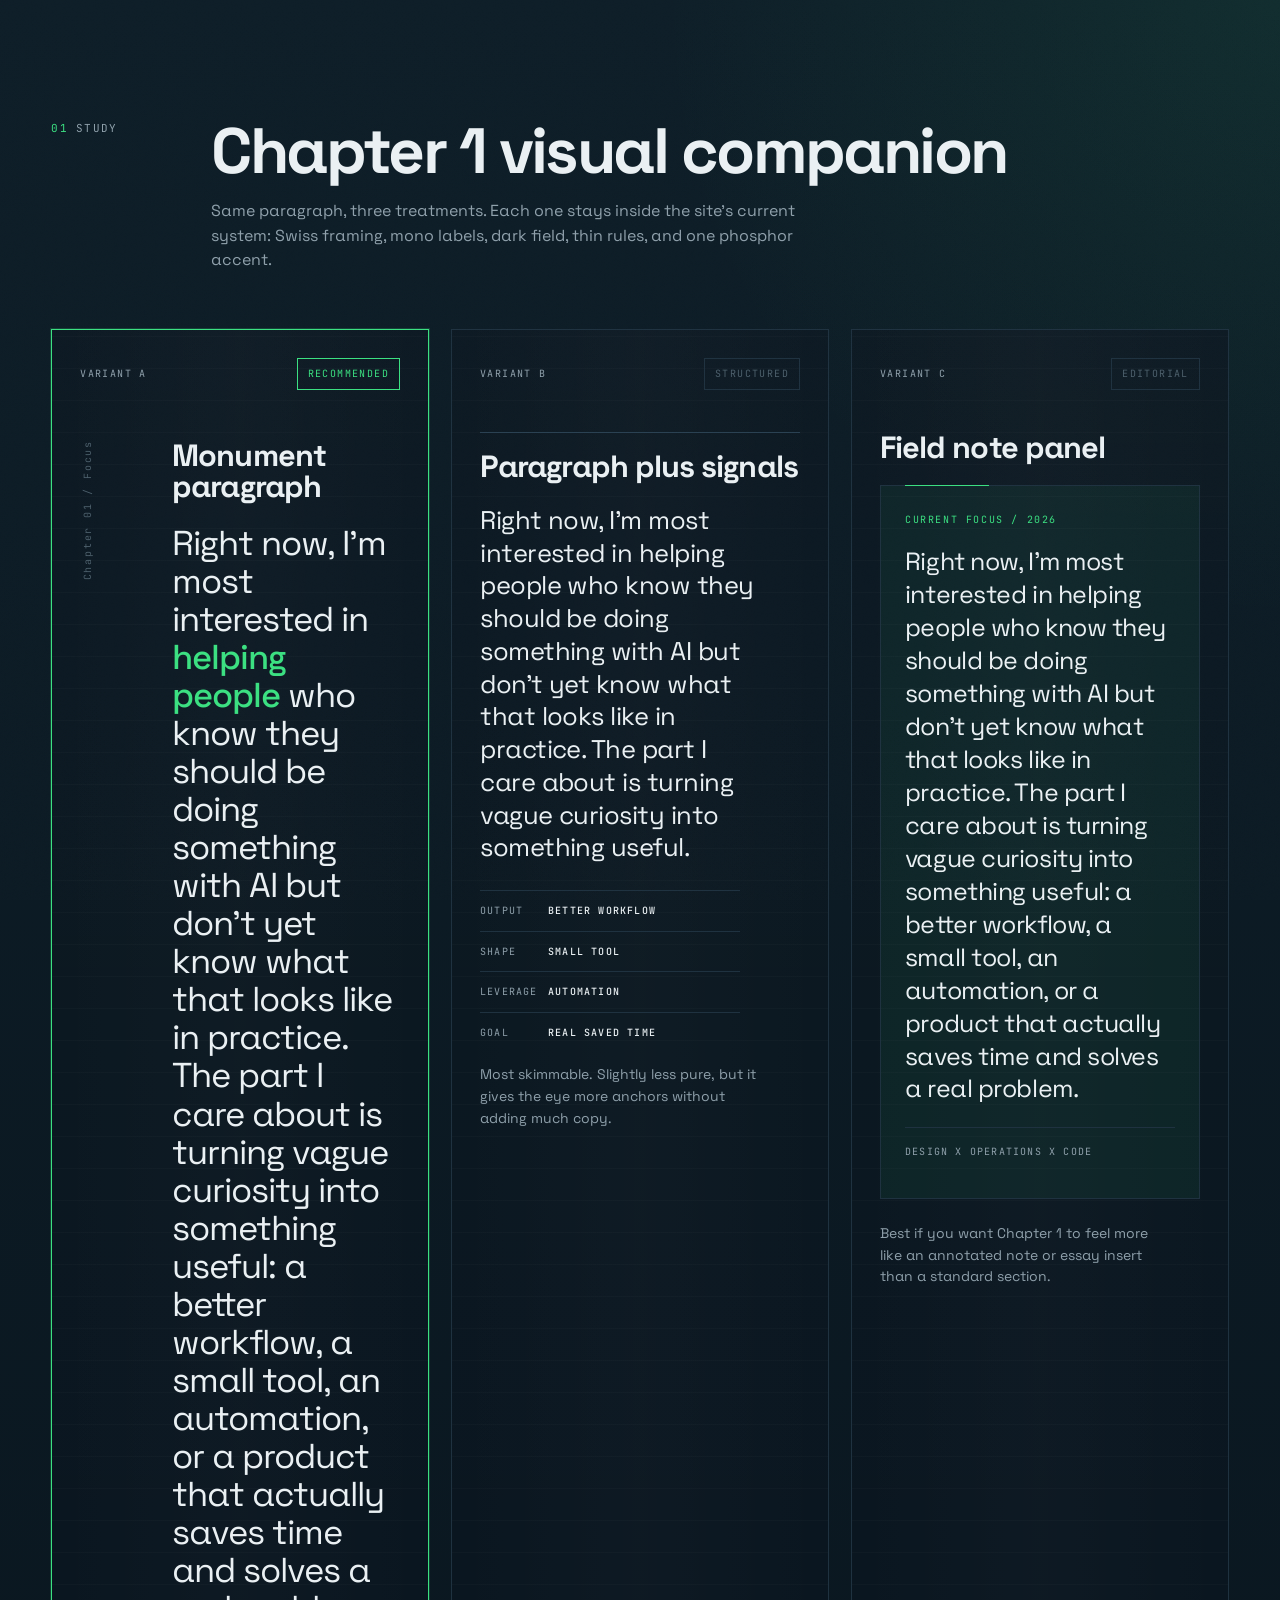
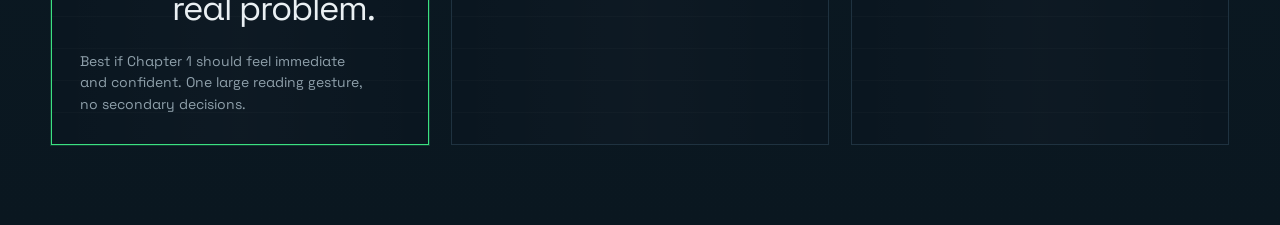
<file: focus-variants.html>
<!DOCTYPE html>
<html lang="en">
<head>
  <meta charset="UTF-8" />
  <meta name="viewport" content="width=device-width, initial-scale=1.0" />
  <title>Chapter 1 Variants</title>
  <link rel="preconnect" href="https://fonts.googleapis.com" />
  <link rel="preconnect" href="https://fonts.gstatic.com" crossorigin />
  <link href="https://fonts.googleapis.com/css2?family=JetBrains+Mono:wght@400;500&family=Space+Grotesk:wght@400;500;700&display=swap" rel="stylesheet" />
  <link rel="stylesheet" href="./styles.css" />
  <style>
    body {
      min-height: 100vh;
      background:
        radial-gradient(circle at top right, rgba(59, 224, 129, 0.08), transparent 28%),
        linear-gradient(180deg, var(--bg) 0%, var(--bg-2) 100%);
    }

    .variants-shell {
      max-width: 1600px;
      margin: 0 auto;
      padding: 120px var(--pad) 80px;
    }

    .variants-intro {
      display: grid;
      grid-template-columns: 120px 1fr;
      gap: 40px;
      align-items: start;
      margin-bottom: 56px;
    }

    .variants-kicker {
      font-family: var(--mono);
      font-size: 11px;
      letter-spacing: 0.12em;
      text-transform: uppercase;
      color: var(--fg-dim);
    }

    .variants-title {
      font-family: var(--display);
      font-size: clamp(40px, 5vw, 72px);
      line-height: 0.98;
      letter-spacing: -0.04em;
      margin: 0 0 16px;
    }

    .variants-copy {
      margin: 0;
      color: var(--fg-dim);
      max-width: 62ch;
      font-size: 16px;
    }

    .variants-grid {
      display: grid;
      grid-template-columns: repeat(3, minmax(0, 1fr));
      gap: 22px;
    }

    .variant-card {
      min-height: 640px;
      border: 1px solid var(--rule);
      background:
        linear-gradient(180deg, rgba(255, 255, 255, 0.01), rgba(255, 255, 255, 0)),
        color-mix(in oklab, var(--bg-2) 82%, transparent);
      padding: 28px;
      position: relative;
      overflow: hidden;
    }

    .variant-card::before {
      content: "";
      position: absolute;
      inset: 0;
      background-image:
        linear-gradient(to right, transparent, rgba(255,255,255,0.015), transparent),
        repeating-linear-gradient(0deg, transparent 0 31px, rgba(255,255,255,0.02) 31px 32px);
      pointer-events: none;
    }

    .variant-card.recommended {
      border-color: var(--accent);
      box-shadow: 0 0 0 1px rgba(59, 224, 129, 0.18);
    }

    .variant-meta {
      position: relative;
      z-index: 1;
      display: flex;
      align-items: center;
      justify-content: space-between;
      gap: 16px;
      margin-bottom: 42px;
      font-family: var(--mono);
      font-size: 10px;
      letter-spacing: 0.14em;
      text-transform: uppercase;
      color: var(--fg-dim);
    }

    .variant-badge {
      padding: 7px 10px;
      border: 1px solid var(--rule);
      color: var(--fg-faint);
    }

    .variant-card.recommended .variant-badge {
      border-color: var(--accent);
      color: var(--accent);
    }

    .variant-visual {
      position: relative;
      z-index: 1;
      min-height: 460px;
    }

    .variant-name {
      margin: 0 0 22px;
      font-family: var(--display);
      font-size: clamp(26px, 2.4vw, 34px);
      line-height: 1.02;
      letter-spacing: -0.03em;
    }

    .variant-note {
      position: relative;
      z-index: 1;
      margin: 24px 0 0;
      color: var(--fg-dim);
      font-size: 14px;
      max-width: 32ch;
    }

    .focus-paragraph {
      margin: 0;
      font-family: var(--display);
      color: var(--fg);
    }

    .focus-paragraph strong {
      color: var(--accent);
      font-weight: 500;
    }

    .v1-frame {
      display: grid;
      grid-template-columns: 72px 1fr;
      gap: 20px;
      align-items: start;
      padding-top: 8px;
    }

    .v1-rail {
      font-family: var(--mono);
      font-size: 10px;
      letter-spacing: 0.18em;
      color: var(--fg-faint);
      writing-mode: vertical-rl;
      transform: rotate(180deg);
    }

    .v1-copy {
      font-size: clamp(28px, 2.7vw, 40px);
      line-height: 1.1;
      letter-spacing: -0.03em;
      max-width: 12ch;
    }

    .v2-frame {
      border-top: 1px solid var(--rule-strong);
      padding-top: 18px;
    }

    .v2-copy {
      font-size: clamp(23px, 2vw, 30px);
      line-height: 1.28;
      letter-spacing: -0.02em;
      max-width: 18ch;
      margin-bottom: 26px;
    }

    .v2-signals {
      display: grid;
      gap: 12px;
      max-width: 26ch;
    }

    .v2-signal {
      display: grid;
      grid-template-columns: 56px 1fr;
      gap: 12px;
      padding-top: 12px;
      border-top: 1px solid var(--rule);
      font-family: var(--mono);
      font-size: 10px;
      letter-spacing: 0.12em;
      text-transform: uppercase;
      color: var(--fg-dim);
    }

    .v2-signal b {
      color: var(--fg);
      font-weight: 500;
    }

    .v3-frame {
      position: relative;
      padding: 26px 24px 28px;
      background: var(--accent-ghost);
      border: 1px solid var(--rule);
    }

    .v3-frame::before {
      content: "";
      position: absolute;
      top: -1px;
      left: 24px;
      width: 84px;
      height: 1px;
      background: var(--accent);
    }

    .v3-label {
      margin: 0 0 18px;
      font-family: var(--mono);
      font-size: 10px;
      letter-spacing: 0.16em;
      text-transform: uppercase;
      color: var(--accent);
    }

    .v3-copy {
      font-size: clamp(22px, 1.95vw, 28px);
      line-height: 1.32;
      letter-spacing: -0.018em;
      max-width: 19ch;
    }

    .v3-footer {
      margin-top: 22px;
      padding-top: 16px;
      border-top: 1px solid var(--rule);
      font-family: var(--mono);
      font-size: 10px;
      letter-spacing: 0.12em;
      text-transform: uppercase;
      color: var(--fg-dim);
    }

    @media (max-width: 1100px) {
      .variants-grid {
        grid-template-columns: 1fr;
      }

      .variant-card {
        min-height: auto;
      }

      .variant-visual {
        min-height: auto;
      }
    }

    @media (max-width: 720px) {
      .variants-shell {
        padding-top: 96px;
      }

      .variants-intro {
        grid-template-columns: 1fr;
        gap: 18px;
      }

      .v1-frame {
        grid-template-columns: 1fr;
      }

      .v1-rail {
        writing-mode: horizontal-tb;
        transform: none;
      }
    }
  </style>
</head>
<body>
  <main class="variants-shell">
    <section class="variants-intro">
      <div class="variants-kicker"><span style="color: var(--accent);">01</span> Study</div>
      <div>
        <h1 class="variants-title">Chapter 1 visual companion</h1>
        <p class="variants-copy">
          Same paragraph, three treatments. Each one stays inside the site’s current system:
          Swiss framing, mono labels, dark field, thin rules, and one phosphor accent.
        </p>
      </div>
    </section>

    <section class="variants-grid">
      <article class="variant-card recommended">
        <div class="variant-meta">
          <span>Variant A</span>
          <span class="variant-badge">Recommended</span>
        </div>
        <div class="variant-visual v1-frame">
          <div class="v1-rail">Chapter 01 / Focus</div>
          <div>
            <h2 class="variant-name">Monument paragraph</h2>
            <p class="focus-paragraph v1-copy">
              Right now, I'm most interested in <strong>helping people</strong> who know they should be doing something with AI but don't yet know what that looks like in practice. The part I care about is turning vague curiosity into something useful: a better workflow, a small tool, an automation, or a product that actually saves time and solves a real problem.
            </p>
          </div>
        </div>
        <p class="variant-note">
          Best if Chapter 1 should feel immediate and confident. One large reading gesture, no secondary decisions.
        </p>
      </article>

      <article class="variant-card">
        <div class="variant-meta">
          <span>Variant B</span>
          <span class="variant-badge">Structured</span>
        </div>
        <div class="variant-visual v2-frame">
          <h2 class="variant-name">Paragraph plus signals</h2>
          <p class="focus-paragraph v2-copy">
            Right now, I'm most interested in helping people who know they should be doing something with AI but don't yet know what that looks like in practice. The part I care about is turning vague curiosity into something useful.
          </p>
          <div class="v2-signals">
            <div class="v2-signal"><span>Output</span><b>Better workflow</b></div>
            <div class="v2-signal"><span>Shape</span><b>Small tool</b></div>
            <div class="v2-signal"><span>Leverage</span><b>Automation</b></div>
            <div class="v2-signal"><span>Goal</span><b>Real saved time</b></div>
          </div>
        </div>
        <p class="variant-note">
          Most skimmable. Slightly less pure, but it gives the eye more anchors without adding much copy.
        </p>
      </article>

      <article class="variant-card">
        <div class="variant-meta">
          <span>Variant C</span>
          <span class="variant-badge">Editorial</span>
        </div>
        <div class="variant-visual">
          <h2 class="variant-name">Field note panel</h2>
          <div class="v3-frame">
            <p class="v3-label">Current focus / 2026</p>
            <p class="focus-paragraph v3-copy">
              Right now, I'm most interested in helping people who know they should be doing something with AI but don't yet know what that looks like in practice. The part I care about is turning vague curiosity into something useful: a better workflow, a small tool, an automation, or a product that actually saves time and solves a real problem.
            </p>
            <p class="v3-footer">Design x operations x code</p>
          </div>
        </div>
        <p class="variant-note">
          Best if you want Chapter 1 to feel more like an annotated note or essay insert than a standard section.
        </p>
      </article>
    </section>
  </main>
</body>
</html>
</file>
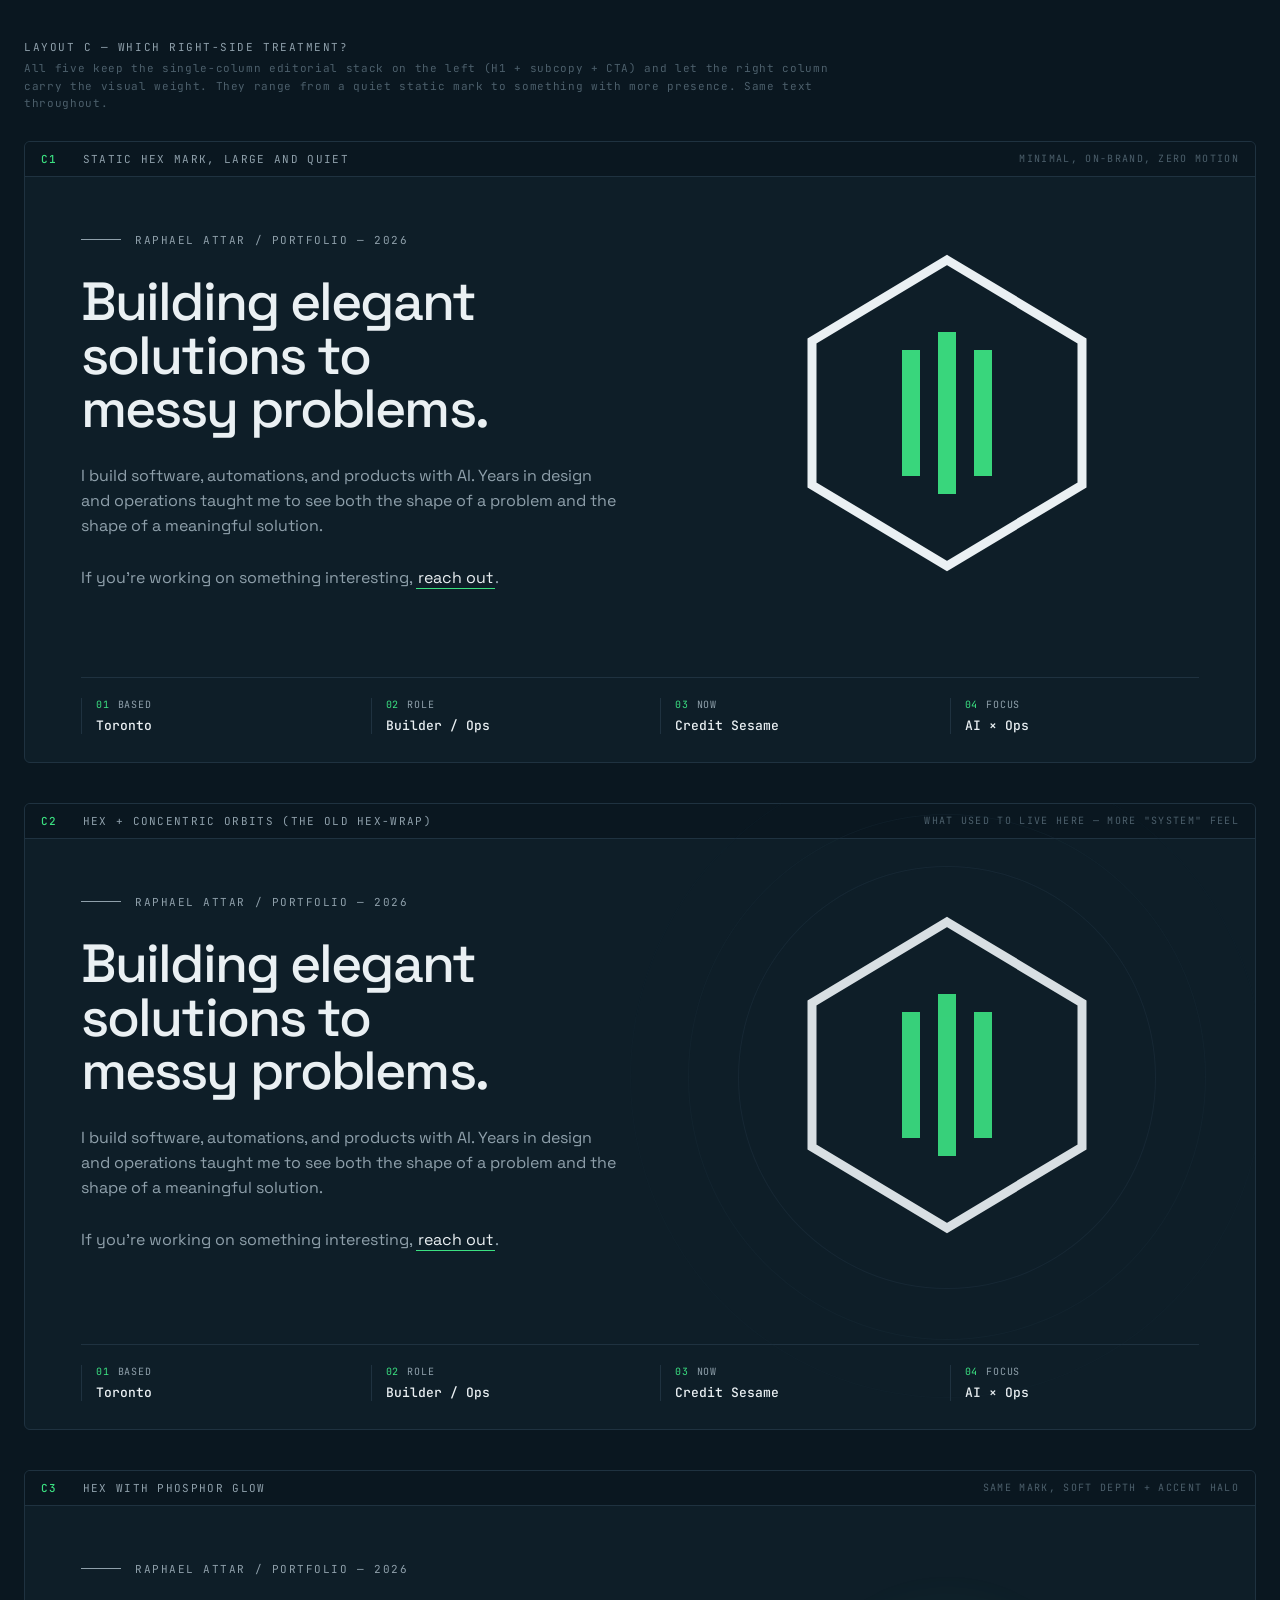
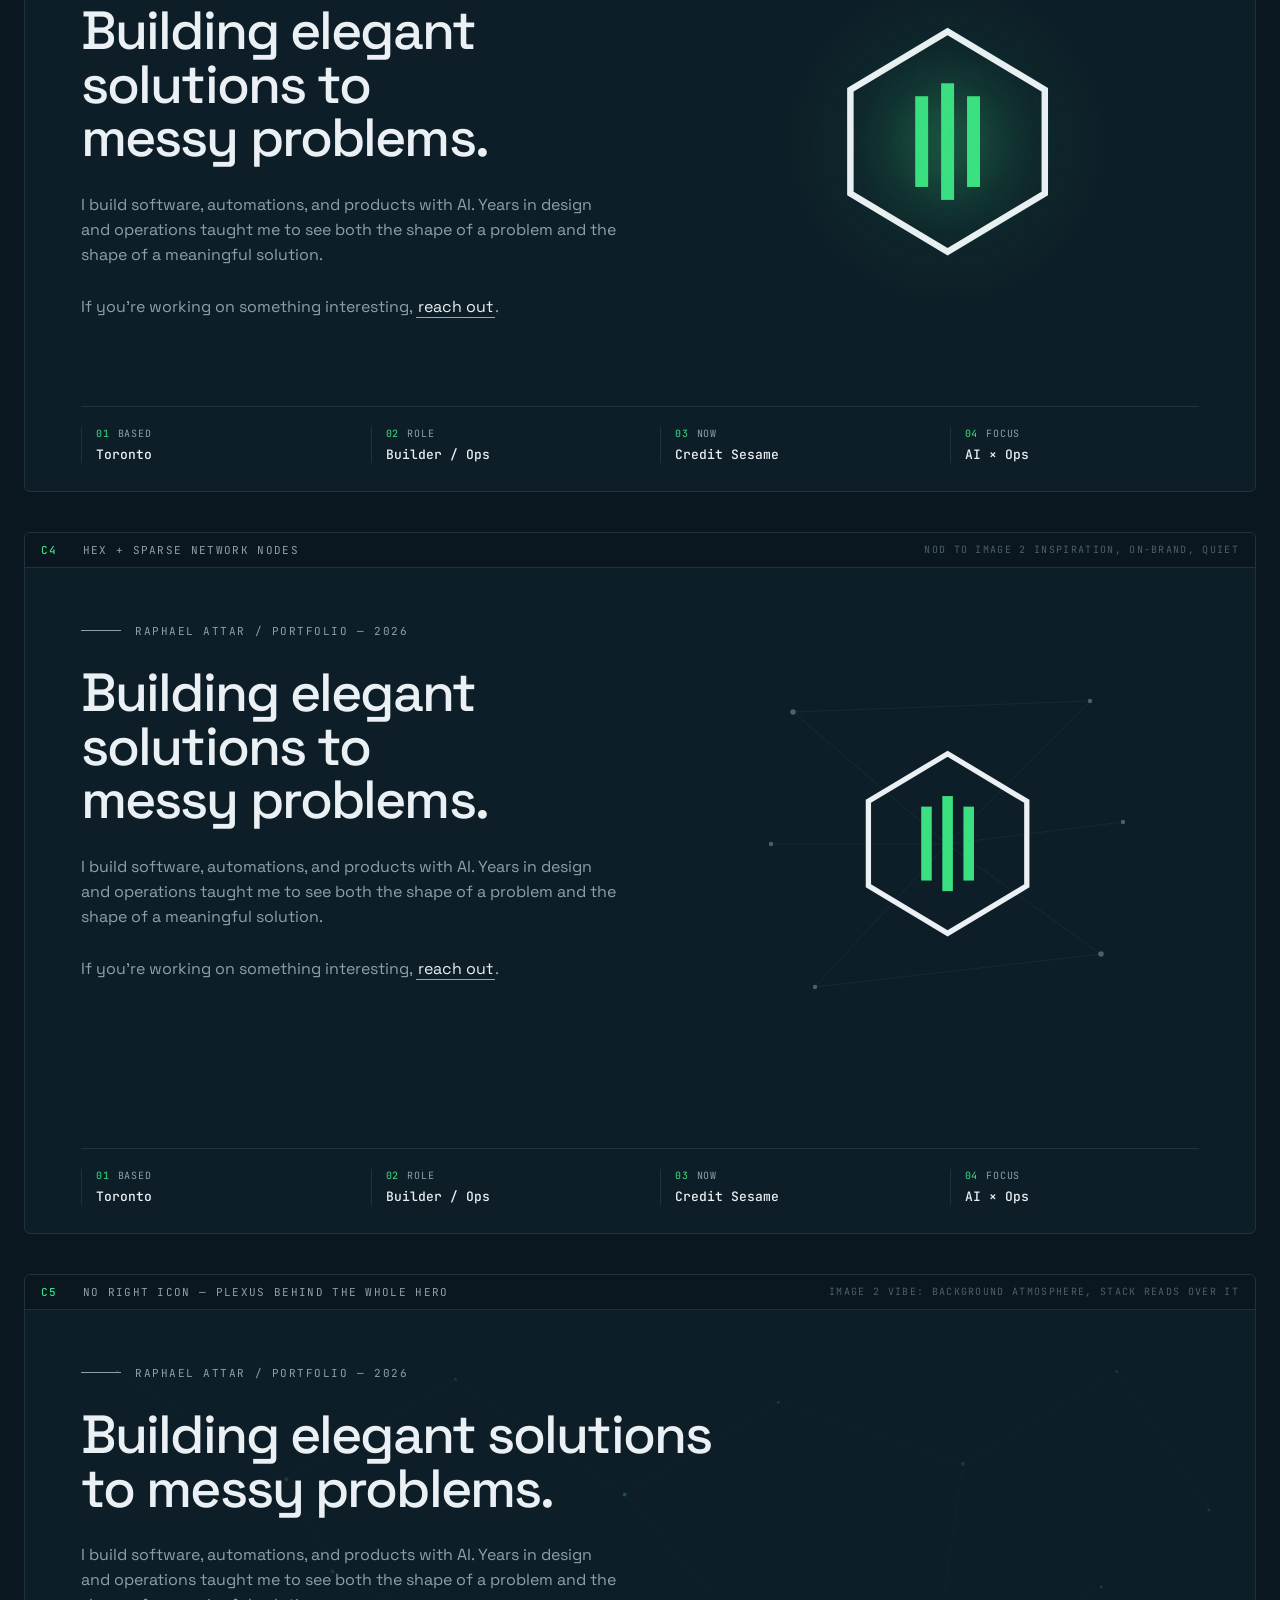
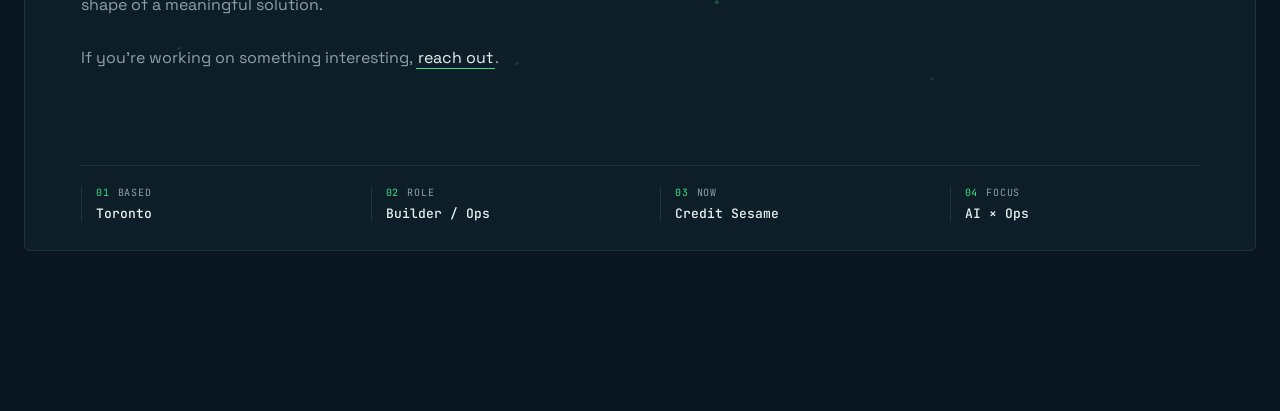
<file: .superpowers/brainstorm/42161-1776900171/layout-c-variants.html>
<!doctype html>
<html lang="en">
<head>
<meta charset="utf-8">
<meta name="viewport" content="width=device-width, initial-scale=1">
<title>Layout C — right-side icon variants</title>
<link rel="preconnect" href="https://fonts.googleapis.com">
<link rel="preconnect" href="https://fonts.gstatic.com" crossorigin>
<link href="https://fonts.googleapis.com/css2?family=Space+Grotesk:wght@400;500;600;700&family=JetBrains+Mono:wght@400;500&display=swap" rel="stylesheet">
<style>
  :root{
    --bg:#0E1E28; --bg-2:#0A1720; --fg:#EAF0F3; --fg-dim:#8FA0AB; --fg-faint:#4C5F6B;
    --rule:#1F3240; --rule-strong:#2A4152; --accent:#3BE081;
    --display:"Space Grotesk",sans-serif; --mono:"JetBrains Mono",monospace;
  }
  *{box-sizing:border-box}
  html,body{margin:0;background:var(--bg-2);color:var(--fg);font-family:var(--display);-webkit-font-smoothing:antialiased}
  .page{max-width:1680px;margin:0 auto;padding:40px 24px 120px}
  .frame-title{font-family:var(--mono);font-size:11px;letter-spacing:.14em;text-transform:uppercase;color:var(--fg-dim);margin:0 0 6px}
  .frame-subtitle{font-family:var(--mono);font-size:11px;letter-spacing:.06em;color:var(--fg-faint);margin:0 0 28px;max-width:820px;line-height:1.6}
  .mockup{border:1px solid var(--rule);border-radius:6px;overflow:hidden;margin-bottom:40px;background:var(--bg);position:relative}
  .mockup-label{display:flex;justify-content:space-between;align-items:center;padding:10px 16px;background:var(--bg-2);border-bottom:1px solid var(--rule);font-family:var(--mono);font-size:11px;letter-spacing:.12em;text-transform:uppercase;color:var(--fg-dim)}
  .mockup-label .letter{color:var(--accent);font-weight:500}
  .mockup-label .tag{color:var(--fg-faint);font-size:10px}

  /* Stage shared */
  .stage{position:relative;padding:56px 56px 28px;min-height:540px;display:grid;grid-template-columns:1.1fr 1fr;gap:60px;align-items:stretch}
  .col-left{display:flex;flex-direction:column;gap:28px;position:relative;z-index:2}
  .col-right{position:relative;display:flex;align-items:center;justify-content:center;min-height:360px}
  .eyebrow{font-family:var(--mono);font-size:11px;letter-spacing:.14em;text-transform:uppercase;color:var(--fg-dim);display:flex;align-items:center;gap:14px}
  .eyebrow .line{flex:0 0 40px;height:1px;background:var(--fg-dim)}
  .h1{font-family:var(--display);font-weight:500;font-size:clamp(36px,4.2vw,68px);line-height:1.0;letter-spacing:-.035em;margin:0;text-wrap:balance;max-width:20ch}
  .sub{font-family:var(--display);font-size:16px;line-height:1.55;color:var(--fg-dim);margin:0;max-width:54ch}
  .sub a{color:var(--fg);border-bottom:1px solid var(--accent);padding:0 2px;text-decoration:none}
  .meta{grid-column:1/-1;display:flex;gap:40px;flex-wrap:wrap;font-family:var(--mono);font-size:10px;letter-spacing:.08em;text-transform:uppercase;color:var(--fg-dim);padding-top:20px;border-top:1px solid var(--rule);margin-top:24px}
  .meta b{color:var(--fg);font-weight:500;font-size:13px;display:block;margin-top:6px;letter-spacing:0;text-transform:none}
  .meta .idx{color:var(--accent);font-family:var(--mono);margin-right:8px;font-size:10px}
  .meta-cell{flex:1;min-width:140px;padding-left:14px;border-left:1px solid var(--rule)}

  /* Icon shared fills */
  .hex-mark path{stroke:var(--fg);fill:none}
  .hex-mark rect{fill:var(--accent)}

  /* ================ C1 — Large static hex mark ================ */
  .c1 .mark{width:min(360px,80%);aspect-ratio:1/1}
  .c1 .mark path{stroke-width:1}
  .c1 .mark rect{opacity:.95}

  /* ================ C2 — Hex centerpiece with orbits (the old .hex-wrap) ================ */
  .c2 .wrap{position:relative;width:min(360px,82%);aspect-ratio:1/1;opacity:.92}
  .c2 .orbit{position:absolute;inset:-8%;border:1px solid var(--rule);border-radius:50%;opacity:.55}
  .c2 .o2{inset:-22%;opacity:.3}
  .c2 .o3{inset:-38%;opacity:.14}
  .c2 .mark{position:relative;width:100%;height:100%}
  .c2 .mark path{stroke-width:1}

  /* ================ C3 — Hex with phosphor glow ================ */
  .c3 .wrap{position:relative;width:min(360px,82%);aspect-ratio:1/1;display:flex;align-items:center;justify-content:center}
  .c3 .glow{position:absolute;inset:0;border-radius:50%;background:radial-gradient(circle,rgba(59,224,129,.18) 0%,rgba(59,224,129,.06) 30%,transparent 65%);filter:blur(8px)}
  .c3 .mark{position:relative;width:72%;height:72%}
  .c3 .mark path{stroke-width:1}
  .c3 .mark rect{filter:drop-shadow(0 0 6px rgba(59,224,129,.45))}

  /* ================ C4 — Hex + sparse network nodes ================ */
  .c4 .wrap{position:relative;width:min(440px,95%);aspect-ratio:1/1;display:flex;align-items:center;justify-content:center}
  .c4 .net{position:absolute;inset:0;width:100%;height:100%}
  .c4 .net line{stroke:var(--rule-strong);stroke-width:.5;opacity:.6}
  .c4 .net circle{fill:var(--fg-faint)}
  .c4 .net circle.accent{fill:var(--accent)}
  .c4 .mark{position:relative;width:48%;height:48%;z-index:2}
  .c4 .mark path{stroke-width:1}

  /* ================ C5 — Full-bleed plexus behind stack (no right-anchor icon) ================ */
  .c5 .stage{display:block;padding-top:56px}
  .c5 .plexus{position:absolute;inset:0;opacity:.35;pointer-events:none}
  .c5 .plexus line{stroke:var(--rule-strong);stroke-width:.5}
  .c5 .plexus circle{fill:var(--fg-faint)}
  .c5 .plexus circle.accent{fill:var(--accent);opacity:.8}
  .c5 .col-left{max-width:820px;position:relative;z-index:2}
  .c5 .col-right{display:none}
  .c5 .stage{min-height:540px;display:flex;flex-direction:column;gap:28px}
  .c5 .meta{margin-top:auto}

  @media (max-width:900px){
    .stage{grid-template-columns:1fr}
    .col-right{min-height:260px}
  }
</style>
</head>
<body>
<div class="page">
  <div class="frame-title">Layout C — which right-side treatment?</div>
  <div class="frame-subtitle">All five keep the single-column editorial stack on the left (H1 + subcopy + CTA) and let the right column carry the visual weight. They range from a quiet static mark to something with more presence. Same text throughout.</div>

  <!-- C1 -->
  <div class="mockup c1">
    <div class="mockup-label"><span><span class="letter">C1</span> &nbsp; Static hex mark, large and quiet</span><span class="tag">minimal, on-brand, zero motion</span></div>
    <div class="stage">
      <div class="col-left">
        <div class="eyebrow"><span class="line"></span><span>RAPHAEL ATTAR / PORTFOLIO &mdash; 2026</span></div>
        <h1 class="h1">Building elegant solutions to messy problems.</h1>
        <p class="sub">I build software, automations, and products with AI. Years in design and operations taught me to see both the shape of a problem and the shape of a meaningful solution.</p>
        <p class="sub">If you're working on something interesting, <a href="#">reach out</a>.</p>
      </div>
      <div class="col-right">
        <svg class="mark hex-mark" viewBox="0 0 40 40" aria-hidden="true">
          <path d="M20 3 L35 12 L35 28 L20 37 L5 28 L5 12 Z"/>
          <rect x="15" y="13" width="2" height="14"/>
          <rect x="19" y="11" width="2" height="18"/>
          <rect x="23" y="13" width="2" height="14"/>
        </svg>
      </div>
      <div class="meta">
        <div class="meta-cell"><span class="idx">01</span>BASED<b>Toronto</b></div>
        <div class="meta-cell"><span class="idx">02</span>ROLE<b>Builder / Ops</b></div>
        <div class="meta-cell"><span class="idx">03</span>NOW<b>Credit Sesame</b></div>
        <div class="meta-cell"><span class="idx">04</span>FOCUS<b>AI &times; Ops</b></div>
      </div>
    </div>
  </div>

  <!-- C2 — old hex-wrap with orbits -->
  <div class="mockup c2">
    <div class="mockup-label"><span><span class="letter">C2</span> &nbsp; Hex + concentric orbits (the old hex-wrap)</span><span class="tag">what used to live here — more "system" feel</span></div>
    <div class="stage">
      <div class="col-left">
        <div class="eyebrow"><span class="line"></span><span>RAPHAEL ATTAR / PORTFOLIO &mdash; 2026</span></div>
        <h1 class="h1">Building elegant solutions to messy problems.</h1>
        <p class="sub">I build software, automations, and products with AI. Years in design and operations taught me to see both the shape of a problem and the shape of a meaningful solution.</p>
        <p class="sub">If you're working on something interesting, <a href="#">reach out</a>.</p>
      </div>
      <div class="col-right">
        <div class="wrap">
          <span class="orbit"></span>
          <span class="orbit o2"></span>
          <span class="orbit o3"></span>
          <svg class="mark hex-mark" viewBox="0 0 40 40" aria-hidden="true">
            <path d="M20 3 L35 12 L35 28 L20 37 L5 28 L5 12 Z"/>
            <rect x="15" y="13" width="2" height="14"/>
            <rect x="19" y="11" width="2" height="18"/>
            <rect x="23" y="13" width="2" height="14"/>
          </svg>
        </div>
      </div>
      <div class="meta">
        <div class="meta-cell"><span class="idx">01</span>BASED<b>Toronto</b></div>
        <div class="meta-cell"><span class="idx">02</span>ROLE<b>Builder / Ops</b></div>
        <div class="meta-cell"><span class="idx">03</span>NOW<b>Credit Sesame</b></div>
        <div class="meta-cell"><span class="idx">04</span>FOCUS<b>AI &times; Ops</b></div>
      </div>
    </div>
  </div>

  <!-- C3 — glow -->
  <div class="mockup c3">
    <div class="mockup-label"><span><span class="letter">C3</span> &nbsp; Hex with phosphor glow</span><span class="tag">same mark, soft depth + accent halo</span></div>
    <div class="stage">
      <div class="col-left">
        <div class="eyebrow"><span class="line"></span><span>RAPHAEL ATTAR / PORTFOLIO &mdash; 2026</span></div>
        <h1 class="h1">Building elegant solutions to messy problems.</h1>
        <p class="sub">I build software, automations, and products with AI. Years in design and operations taught me to see both the shape of a problem and the shape of a meaningful solution.</p>
        <p class="sub">If you're working on something interesting, <a href="#">reach out</a>.</p>
      </div>
      <div class="col-right">
        <div class="wrap">
          <span class="glow"></span>
          <svg class="mark hex-mark" viewBox="0 0 40 40" aria-hidden="true">
            <path d="M20 3 L35 12 L35 28 L20 37 L5 28 L5 12 Z"/>
            <rect x="15" y="13" width="2" height="14"/>
            <rect x="19" y="11" width="2" height="18"/>
            <rect x="23" y="13" width="2" height="14"/>
          </svg>
        </div>
      </div>
      <div class="meta">
        <div class="meta-cell"><span class="idx">01</span>BASED<b>Toronto</b></div>
        <div class="meta-cell"><span class="idx">02</span>ROLE<b>Builder / Ops</b></div>
        <div class="meta-cell"><span class="idx">03</span>NOW<b>Credit Sesame</b></div>
        <div class="meta-cell"><span class="idx">04</span>FOCUS<b>AI &times; Ops</b></div>
      </div>
    </div>
  </div>

  <!-- C4 — hex + sparse network -->
  <div class="mockup c4">
    <div class="mockup-label"><span><span class="letter">C4</span> &nbsp; Hex + sparse network nodes</span><span class="tag">nod to image 2 inspiration, on-brand, quiet</span></div>
    <div class="stage">
      <div class="col-left">
        <div class="eyebrow"><span class="line"></span><span>RAPHAEL ATTAR / PORTFOLIO &mdash; 2026</span></div>
        <h1 class="h1">Building elegant solutions to messy problems.</h1>
        <p class="sub">I build software, automations, and products with AI. Years in design and operations taught me to see both the shape of a problem and the shape of a meaningful solution.</p>
        <p class="sub">If you're working on something interesting, <a href="#">reach out</a>.</p>
      </div>
      <div class="col-right">
        <div class="wrap">
          <svg class="net" viewBox="0 0 400 400" aria-hidden="true">
            <!-- sparse nodes -->
            <line x1="60" y1="80" x2="200" y2="200"/>
            <line x1="200" y1="200" x2="330" y2="70"/>
            <line x1="200" y1="200" x2="340" y2="300"/>
            <line x1="200" y1="200" x2="80" y2="330"/>
            <line x1="60" y1="80" x2="330" y2="70"/>
            <line x1="80" y1="330" x2="340" y2="300"/>
            <line x1="40" y1="200" x2="200" y2="200"/>
            <line x1="200" y1="200" x2="360" y2="180"/>
            <circle cx="60" cy="80" r="2.5"/>
            <circle cx="330" cy="70" r="2"/>
            <circle cx="80" cy="330" r="2"/>
            <circle cx="340" cy="300" r="2.5"/>
            <circle cx="40" cy="200" r="2"/>
            <circle cx="360" cy="180" r="2"/>
            <circle cx="200" cy="200" r="3" class="accent"/>
          </svg>
          <svg class="mark hex-mark" viewBox="0 0 40 40" aria-hidden="true">
            <path d="M20 3 L35 12 L35 28 L20 37 L5 28 L5 12 Z"/>
            <rect x="15" y="13" width="2" height="14"/>
            <rect x="19" y="11" width="2" height="18"/>
            <rect x="23" y="13" width="2" height="14"/>
          </svg>
        </div>
      </div>
      <div class="meta">
        <div class="meta-cell"><span class="idx">01</span>BASED<b>Toronto</b></div>
        <div class="meta-cell"><span class="idx">02</span>ROLE<b>Builder / Ops</b></div>
        <div class="meta-cell"><span class="idx">03</span>NOW<b>Credit Sesame</b></div>
        <div class="meta-cell"><span class="idx">04</span>FOCUS<b>AI &times; Ops</b></div>
      </div>
    </div>
  </div>

  <!-- C5 — full-bleed plexus background, no right-anchor icon -->
  <div class="mockup c5">
    <div class="mockup-label"><span><span class="letter">C5</span> &nbsp; No right icon — plexus behind the whole hero</span><span class="tag">image 2 vibe: background atmosphere, stack reads over it</span></div>
    <div class="stage">
      <svg class="plexus" viewBox="0 0 1600 540" preserveAspectRatio="none" aria-hidden="true">
        <line x1="120" y1="80" x2="340" y2="220"/>
        <line x1="340" y1="220" x2="560" y2="90"/>
        <line x1="560" y1="90" x2="780" y2="240"/>
        <line x1="780" y1="240" x2="980" y2="120"/>
        <line x1="980" y1="120" x2="1220" y2="200"/>
        <line x1="1220" y1="200" x2="1420" y2="80"/>
        <line x1="1420" y1="80" x2="1540" y2="260"/>
        <line x1="200" y1="440" x2="400" y2="340"/>
        <line x1="400" y1="340" x2="640" y2="460"/>
        <line x1="640" y1="460" x2="900" y2="380"/>
        <line x1="900" y1="380" x2="1180" y2="480"/>
        <line x1="1180" y1="480" x2="1400" y2="360"/>
        <line x1="340" y1="220" x2="400" y2="340"/>
        <line x1="780" y1="240" x2="900" y2="380"/>
        <line x1="1220" y1="200" x2="1180" y2="480"/>
        <circle cx="120" cy="80" r="2"/>
        <circle cx="340" cy="220" r="2.5"/>
        <circle cx="560" cy="90" r="2"/>
        <circle cx="780" cy="240" r="2.5" class="accent"/>
        <circle cx="980" cy="120" r="2"/>
        <circle cx="1220" cy="200" r="2.5"/>
        <circle cx="1420" cy="80" r="2"/>
        <circle cx="1540" cy="260" r="2"/>
        <circle cx="200" cy="440" r="2"/>
        <circle cx="400" cy="340" r="2.5"/>
        <circle cx="640" cy="460" r="2"/>
        <circle cx="900" cy="380" r="2.5" class="accent"/>
        <circle cx="1180" cy="480" r="2"/>
        <circle cx="1400" cy="360" r="2"/>
      </svg>
      <div class="col-left">
        <div class="eyebrow"><span class="line"></span><span>RAPHAEL ATTAR / PORTFOLIO &mdash; 2026</span></div>
        <h1 class="h1">Building elegant solutions to messy problems.</h1>
        <p class="sub">I build software, automations, and products with AI. Years in design and operations taught me to see both the shape of a problem and the shape of a meaningful solution.</p>
        <p class="sub">If you're working on something interesting, <a href="#">reach out</a>.</p>
      </div>
      <div class="col-right"></div>
      <div class="meta">
        <div class="meta-cell"><span class="idx">01</span>BASED<b>Toronto</b></div>
        <div class="meta-cell"><span class="idx">02</span>ROLE<b>Builder / Ops</b></div>
        <div class="meta-cell"><span class="idx">03</span>NOW<b>Credit Sesame</b></div>
        <div class="meta-cell"><span class="idx">04</span>FOCUS<b>AI &times; Ops</b></div>
      </div>
    </div>
  </div>

</div>
</body>
</html>
</file>
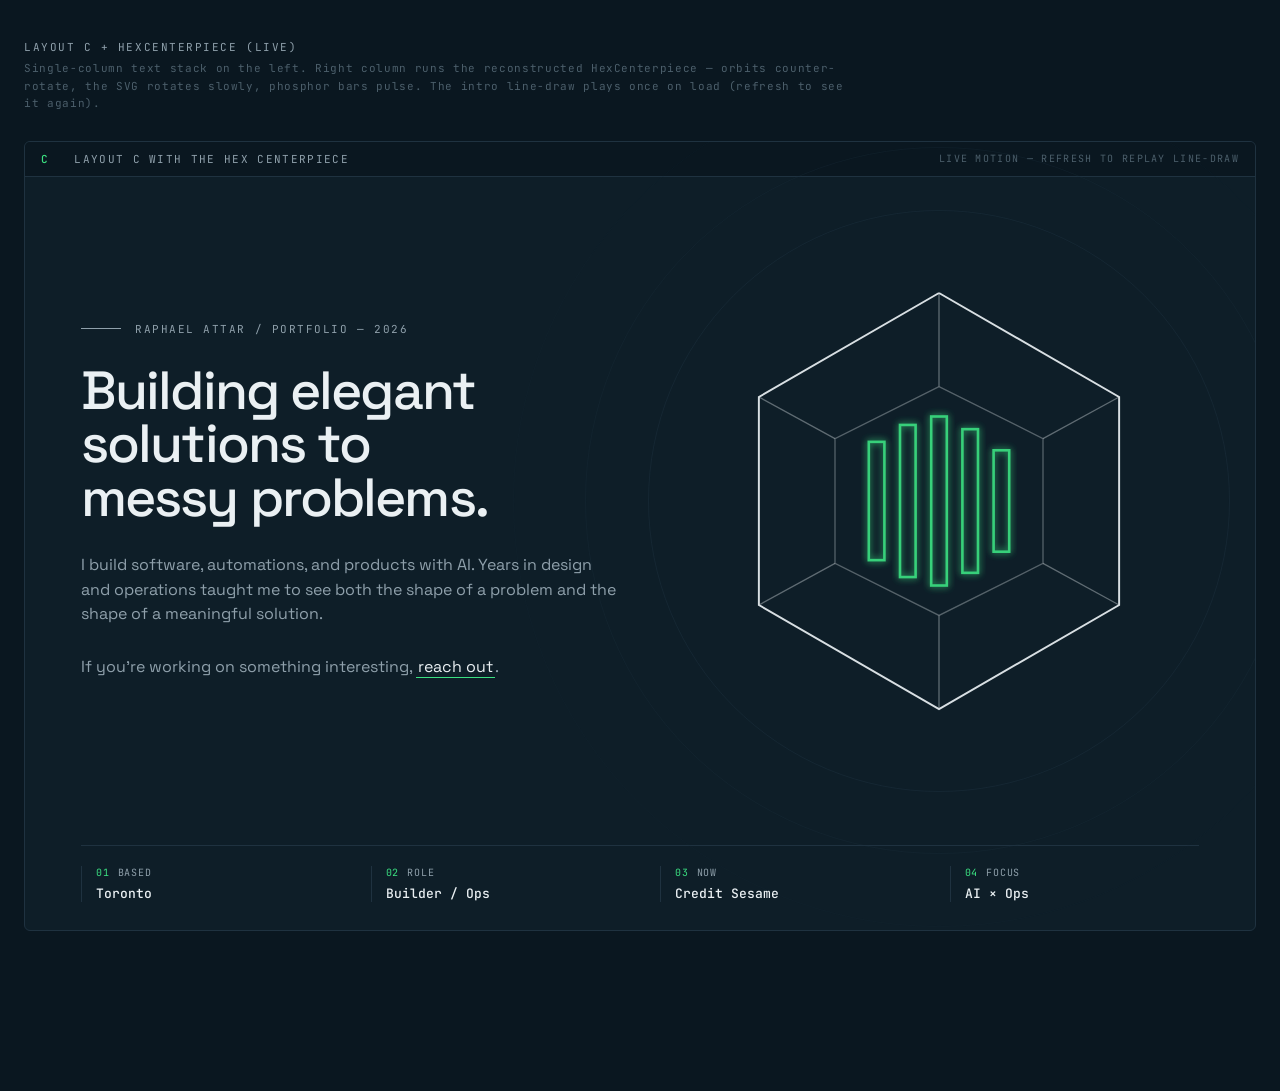
<file: .superpowers/brainstorm/42161-1776900171/layout-c-with-hex.html>
<!doctype html>
<html lang="en">
<head>
<meta charset="utf-8">
<meta name="viewport" content="width=device-width, initial-scale=1">
<title>Layout C + HexCenterpiece</title>
<link rel="preconnect" href="https://fonts.googleapis.com">
<link rel="preconnect" href="https://fonts.gstatic.com" crossorigin>
<link href="https://fonts.googleapis.com/css2?family=Space+Grotesk:wght@400;500;600;700&family=JetBrains+Mono:wght@400;500&display=swap" rel="stylesheet">
<style>
  :root{
    --bg:#0E1E28; --bg-2:#0A1720; --fg:#EAF0F3; --fg-dim:#8FA0AB; --fg-faint:#4C5F6B;
    --rule:#1F3240; --rule-strong:#2A4152; --accent:#3BE081;
    --display:"Space Grotesk",sans-serif; --mono:"JetBrains Mono",monospace;
  }
  *{box-sizing:border-box}
  html,body{margin:0;background:var(--bg-2);color:var(--fg);font-family:var(--display);-webkit-font-smoothing:antialiased}
  .page{max-width:1680px;margin:0 auto;padding:40px 24px 120px}
  .frame-title{font-family:var(--mono);font-size:11px;letter-spacing:.14em;text-transform:uppercase;color:var(--fg-dim);margin:0 0 6px}
  .frame-subtitle{font-family:var(--mono);font-size:11px;letter-spacing:.06em;color:var(--fg-faint);margin:0 0 28px;max-width:820px;line-height:1.6}
  .mockup{border:1px solid var(--rule);border-radius:6px;overflow:hidden;margin-bottom:40px;background:var(--bg);position:relative}
  .mockup-label{display:flex;justify-content:space-between;align-items:center;padding:10px 16px;background:var(--bg-2);border-bottom:1px solid var(--rule);font-family:var(--mono);font-size:11px;letter-spacing:.12em;text-transform:uppercase;color:var(--fg-dim)}
  .mockup-label .letter{color:var(--accent);font-weight:500}
  .mockup-label .tag{color:var(--fg-faint);font-size:10px}

  .stage{position:relative;padding:64px 56px 28px;min-height:620px;display:grid;grid-template-columns:1.1fr 1fr;gap:60px;align-items:stretch}
  .col-left{display:flex;flex-direction:column;gap:28px;position:relative;z-index:2;justify-content:center}
  .col-right{position:relative;display:flex;align-items:center;justify-content:center;min-height:420px}
  .eyebrow{font-family:var(--mono);font-size:11px;letter-spacing:.14em;text-transform:uppercase;color:var(--fg-dim);display:flex;align-items:center;gap:14px}
  .eyebrow .line{flex:0 0 40px;height:1px;background:var(--fg-dim)}
  .h1{font-family:var(--display);font-weight:500;font-size:clamp(36px,4.2vw,68px);line-height:1.0;letter-spacing:-.035em;margin:0;text-wrap:balance;max-width:20ch}
  .sub{font-family:var(--display);font-size:16px;line-height:1.55;color:var(--fg-dim);margin:0;max-width:54ch}
  .sub a{color:var(--fg);border-bottom:1px solid var(--accent);padding:0 2px;text-decoration:none}
  .meta{grid-column:1/-1;display:flex;gap:40px;flex-wrap:wrap;font-family:var(--mono);font-size:10px;letter-spacing:.08em;text-transform:uppercase;color:var(--fg-dim);padding-top:20px;border-top:1px solid var(--rule);margin-top:24px}
  .meta b{color:var(--fg);font-weight:500;font-size:13px;display:block;margin-top:6px;letter-spacing:0;text-transform:none}
  .meta .idx{color:var(--accent);font-family:var(--mono);margin-right:8px;font-size:10px}
  .meta-cell{flex:1;min-width:140px;padding-left:14px;border-left:1px solid var(--rule)}

  /* ====== HexCenterpiece — faithful reconstruction ====== */
  .hex-wrap{position:relative;width:min(62vmin,520px);aspect-ratio:1/1;opacity:.92}
  .hex-wrap svg{width:100%;height:100%;position:absolute;inset:0;animation:hex-rot 45s linear infinite}
  .hex-wrap .orbit{position:absolute;inset:-6%;border:1px solid var(--rule);border-radius:50%;opacity:.5;animation:orbit-a 38s linear infinite}
  .hex-wrap .orbit.o2{inset:-18%;opacity:.3;animation:orbit-b 56s linear infinite}
  .hex-wrap .orbit.o3{inset:-32%;opacity:.15;animation:orbit-c 72s linear infinite}
  @keyframes hex-rot  { to { transform: rotate(360deg) } }
  @keyframes orbit-a  { to { transform: rotate(-360deg) } }
  @keyframes orbit-b  { to { transform: rotate(360deg) } }
  @keyframes orbit-c  { to { transform: rotate(-360deg) } }

  /* line-draw intro — reconstruction of .draw-line */
  .draw-line{stroke-dasharray:1200;stroke-dashoffset:1200;animation:draw 1.8s ease-out forwards}
  .draw-line.d1{animation-delay:.3s}
  .draw-line.d2{animation-delay:.4s}
  .draw-line.d3{animation-delay:.5s}
  .draw-line.d4{animation-delay:.6s}
  .draw-line.d5{animation-delay:.7s}
  .draw-line.d6{animation-delay:.8s}
  .draw-line.back{animation-delay:.9s}
  @keyframes draw { to { stroke-dashoffset:0 } }

  .bar{animation:pulse 3.2s ease-in-out infinite}
  .bar.b0{animation-delay:0s}
  .bar.b1{animation-delay:.15s}
  .bar.b2{animation-delay:.3s}
  .bar.b3{animation-delay:.45s}
  .bar.b4{animation-delay:.6s}
  @keyframes pulse { 0%,100%{opacity:.55} 50%{opacity:.95} }

  @media (max-width:900px){
    .stage{grid-template-columns:1fr}
    .col-right{min-height:320px}
  }
</style>
</head>
<body>
<div class="page">
  <div class="frame-title">Layout C + HexCenterpiece (live)</div>
  <div class="frame-subtitle">Single-column text stack on the left. Right column runs the reconstructed HexCenterpiece — orbits counter-rotate, the SVG rotates slowly, phosphor bars pulse. The intro line-draw plays once on load (refresh to see it again).</div>

  <div class="mockup">
    <div class="mockup-label"><span><span class="letter">C</span> &nbsp; Layout C with the hex centerpiece</span><span class="tag">live motion — refresh to replay line-draw</span></div>
    <div class="stage">
      <div class="col-left">
        <div class="eyebrow"><span class="line"></span><span>RAPHAEL ATTAR / PORTFOLIO &mdash; 2026</span></div>
        <h1 class="h1">Building elegant solutions to messy problems.</h1>
        <p class="sub">I build software, automations, and products with AI. Years in design and operations taught me to see both the shape of a problem and the shape of a meaningful solution.</p>
        <p class="sub">If you're working on something interesting, <a href="#">reach out</a>.</p>
      </div>
      <div class="col-right">
        <div class="hex-wrap">
          <span class="orbit o3"></span>
          <span class="orbit o2"></span>
          <span class="orbit"></span>
          <svg viewBox="0 0 400 400" aria-hidden="true">
            <defs>
              <filter id="glow" x="-50%" y="-50%" width="200%" height="200%">
                <feGaussianBlur stdDeviation="3" result="coloredBlur"/>
                <feMerge>
                  <feMergeNode in="coloredBlur"/>
                  <feMergeNode in="SourceGraphic"/>
                </feMerge>
              </filter>
            </defs>

            <!-- Front hex (verts r=160, cx=cy=200) -->
            <path class="draw-line"
              d="M200,40 L338.56,120 L338.56,280 L200,360 L61.44,280 L61.44,120 Z"
              fill="none" stroke="var(--fg)" stroke-width="1.5"/>

            <!-- Depth lines from outer verts → inner back verts (r*0.55/0.3 offsets) -->
            <line class="draw-line d1" x1="200" y1="40"  x2="200" y2="112" stroke="var(--fg)" stroke-width="1" opacity=".4"/>
            <line class="draw-line d2" x1="338.56" y1="120" x2="280" y2="152" stroke="var(--fg)" stroke-width="1" opacity=".4"/>
            <line class="draw-line d3" x1="338.56" y1="280" x2="280" y2="248" stroke="var(--fg)" stroke-width="1" opacity=".4"/>
            <line class="draw-line d4" x1="200" y1="360" x2="200" y2="288" stroke="var(--fg)" stroke-width="1" opacity=".4"/>
            <line class="draw-line d5" x1="61.44" y1="280" x2="120" y2="248" stroke="var(--fg)" stroke-width="1" opacity=".4"/>
            <line class="draw-line d6" x1="61.44" y1="120" x2="120" y2="152" stroke="var(--fg)" stroke-width="1" opacity=".4"/>

            <!-- Back hex face -->
            <path class="draw-line back"
              d="M200,112 L280,152 L280,248 L200,288 L120,248 L120,152 Z"
              fill="none" stroke="var(--fg)" stroke-width="1" opacity=".35"/>

            <!-- Phosphor bars: 5 bars, pattern [.7,.9,1,.85,.6] -->
            <rect class="bar b0" x="146" y="154.5" width="12" height="91"  fill="none" stroke="var(--accent)" stroke-width="2" filter="url(#glow)"/>
            <rect class="bar b1" x="170" y="141.5" width="12" height="117" fill="none" stroke="var(--accent)" stroke-width="2" filter="url(#glow)"/>
            <rect class="bar b2" x="194" y="135"   width="12" height="130" fill="none" stroke="var(--accent)" stroke-width="2" filter="url(#glow)"/>
            <rect class="bar b3" x="218" y="144.75" width="12" height="110.5" fill="none" stroke="var(--accent)" stroke-width="2" filter="url(#glow)"/>
            <rect class="bar b4" x="242" y="161"   width="12" height="78"  fill="none" stroke="var(--accent)" stroke-width="2" filter="url(#glow)"/>
          </svg>
        </div>
      </div>
      <div class="meta">
        <div class="meta-cell"><span class="idx">01</span>BASED<b>Toronto</b></div>
        <div class="meta-cell"><span class="idx">02</span>ROLE<b>Builder / Ops</b></div>
        <div class="meta-cell"><span class="idx">03</span>NOW<b>Credit Sesame</b></div>
        <div class="meta-cell"><span class="idx">04</span>FOCUS<b>AI &times; Ops</b></div>
      </div>
    </div>
  </div>
</div>
</body>
</html>
</file>
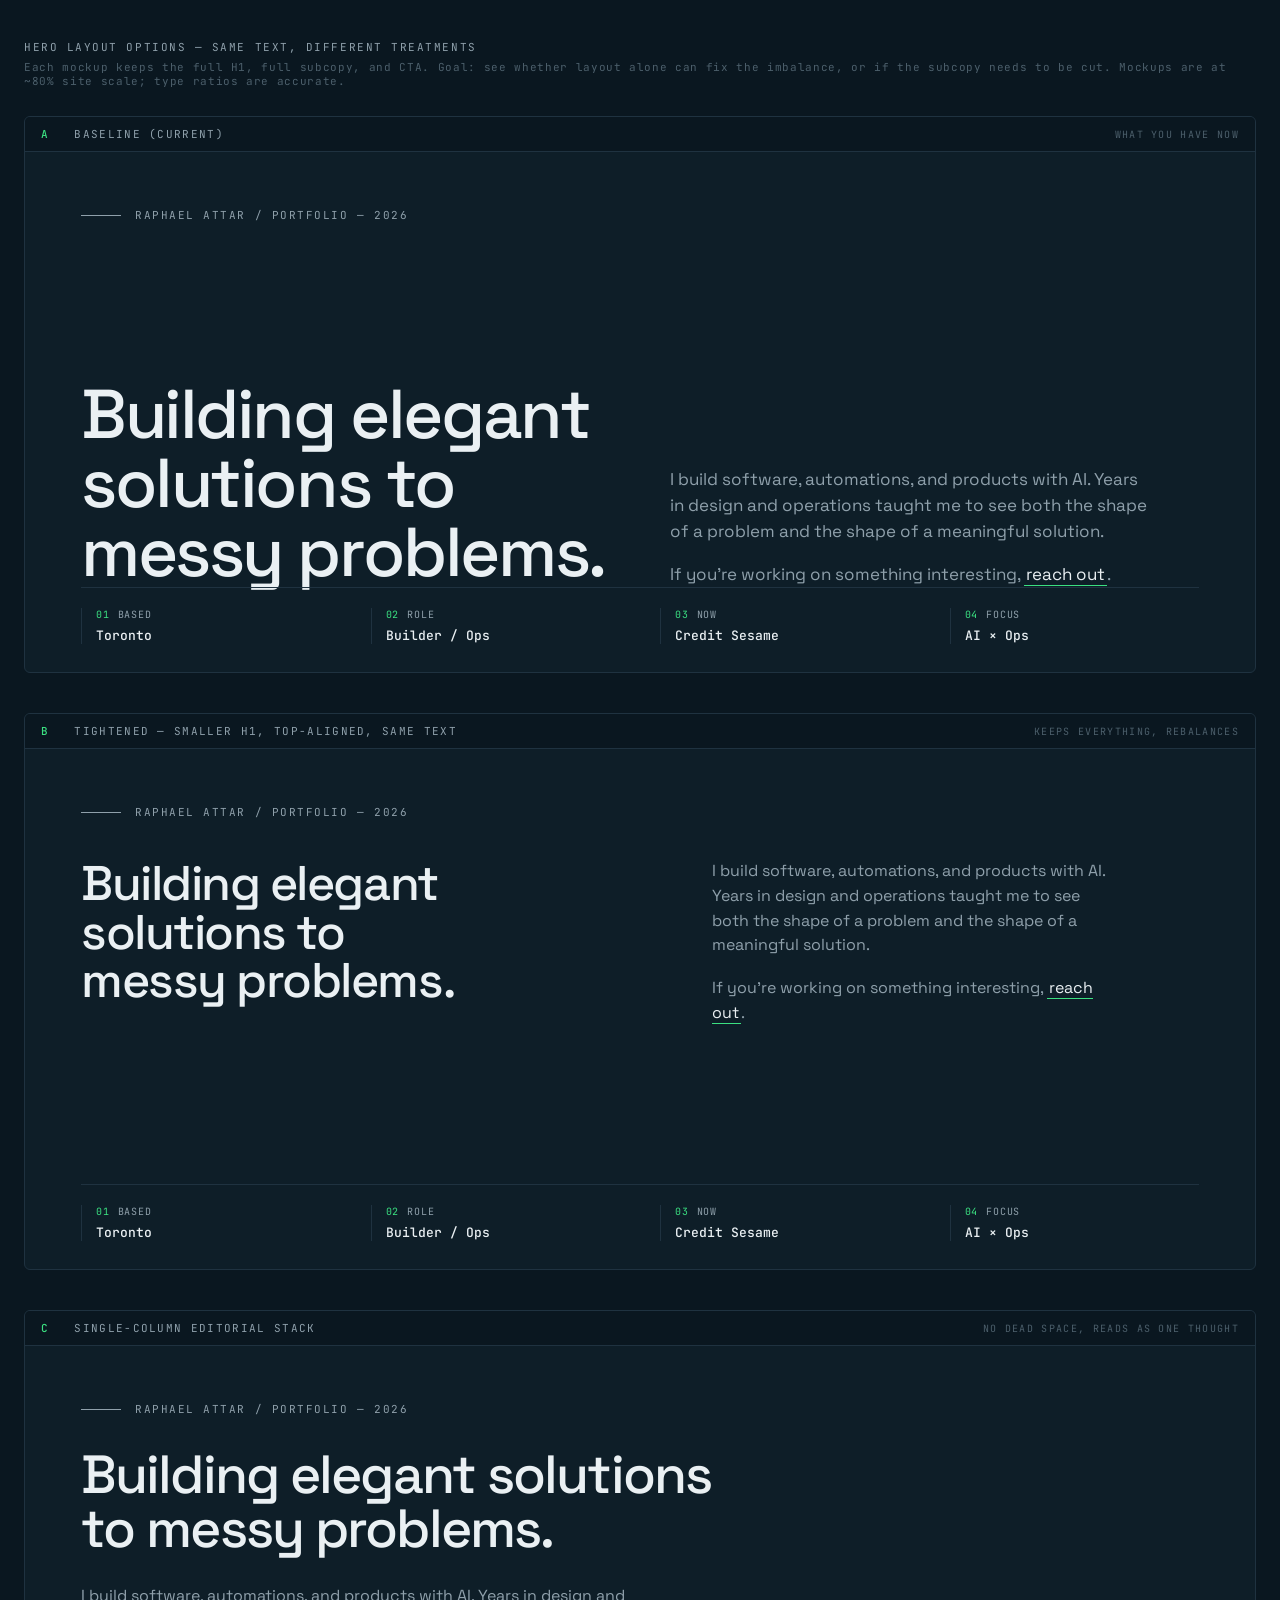
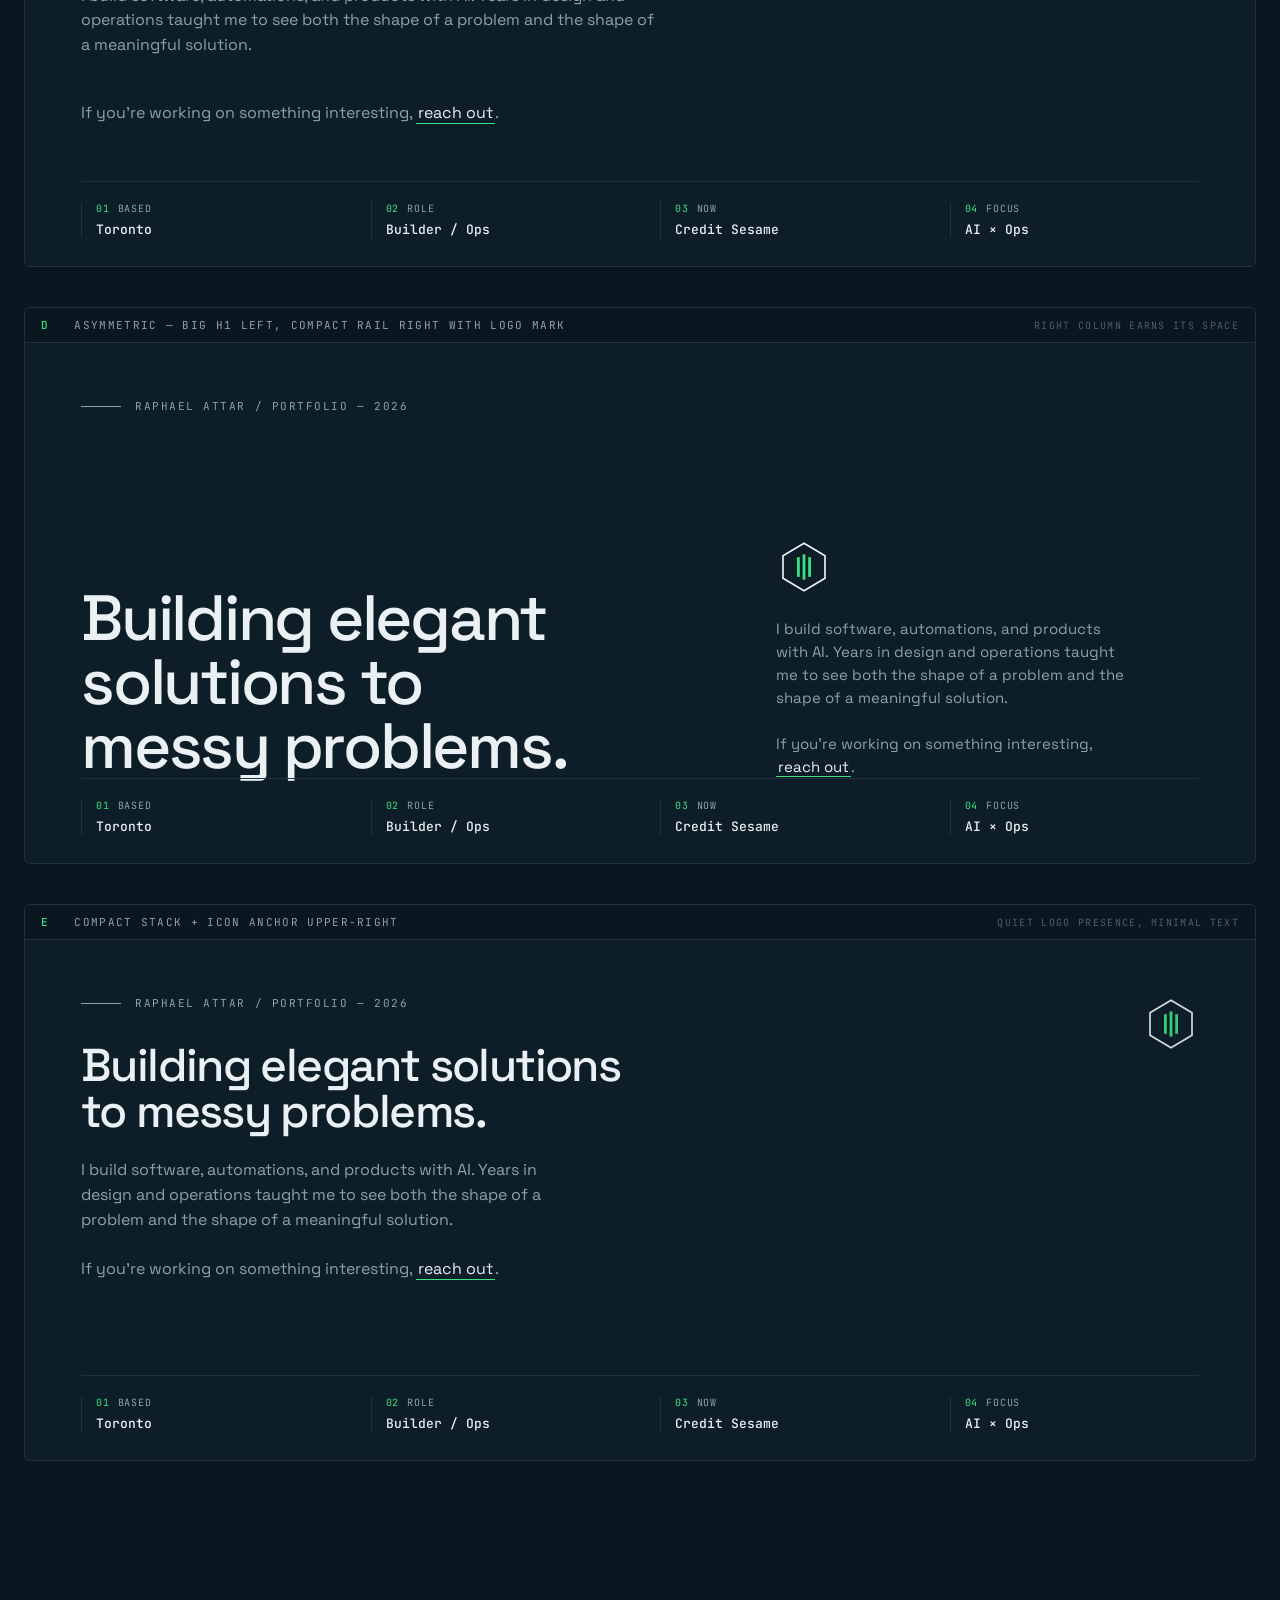
<file: .superpowers/brainstorm/42161-1776900171/layout-options.html>
<!doctype html>
<html lang="en">
<head>
<meta charset="utf-8">
<meta name="viewport" content="width=device-width, initial-scale=1">
<title>Hero layout options</title>
<link rel="preconnect" href="https://fonts.googleapis.com">
<link rel="preconnect" href="https://fonts.gstatic.com" crossorigin>
<link href="https://fonts.googleapis.com/css2?family=Space+Grotesk:wght@400;500;600;700&family=JetBrains+Mono:wght@400;500&display=swap" rel="stylesheet">
<style>
  :root{
    --bg:#0E1E28; --bg-2:#0A1720; --fg:#EAF0F3; --fg-dim:#8FA0AB; --fg-faint:#4C5F6B;
    --rule:#1F3240; --rule-strong:#2A4152; --accent:#3BE081;
    --display:"Space Grotesk",sans-serif; --mono:"JetBrains Mono",monospace;
  }
  *{box-sizing:border-box}
  html,body{margin:0;background:var(--bg-2);color:var(--fg);font-family:var(--display);-webkit-font-smoothing:antialiased}
  .page{max-width:1680px;margin:0 auto;padding:40px 24px 120px}
  .frame-title{font-family:var(--mono);font-size:11px;letter-spacing:.14em;text-transform:uppercase;color:var(--fg-dim);margin:0 0 6px}
  .frame-subtitle{font-family:var(--mono);font-size:11px;letter-spacing:.06em;color:var(--fg-faint);margin:0 0 28px}
  .mockup{border:1px solid var(--rule);border-radius:6px;overflow:hidden;margin-bottom:40px;background:var(--bg)}
  .mockup-label{display:flex;justify-content:space-between;align-items:center;padding:10px 16px;background:var(--bg-2);border-bottom:1px solid var(--rule);font-family:var(--mono);font-size:11px;letter-spacing:.12em;text-transform:uppercase;color:var(--fg-dim)}
  .mockup-label .letter{color:var(--accent);font-weight:500}
  .mockup-label .tag{color:var(--fg-faint);font-size:10px}

  /* Shared hero-ish look so mocks feel like the site */
  .stage{position:relative;padding:56px 56px 28px;min-height:520px;display:flex;flex-direction:column}
  .eyebrow{font-family:var(--mono);font-size:11px;letter-spacing:.14em;text-transform:uppercase;color:var(--fg-dim);display:flex;align-items:center;gap:14px;margin-bottom:32px}
  .eyebrow .line{flex:0 0 40px;height:1px;background:var(--fg-dim)}
  .h1{font-family:var(--display);font-weight:500;line-height:1.0;letter-spacing:-.035em;margin:0;text-wrap:balance;color:var(--fg)}
  .sub{font-family:var(--display);line-height:1.55;color:var(--fg-dim);margin:0}
  .sub a{color:var(--fg);border-bottom:1px solid var(--accent);padding:0 2px;text-decoration:none}
  .meta{display:flex;gap:40px;flex-wrap:wrap;font-family:var(--mono);font-size:10px;letter-spacing:.08em;text-transform:uppercase;color:var(--fg-dim);padding-top:20px;border-top:1px solid var(--rule);margin-top:auto}
  .meta b{color:var(--fg);font-weight:500;font-size:13px;display:block;margin-top:6px;letter-spacing:0;text-transform:none}
  .meta .idx{color:var(--accent);font-family:var(--mono);margin-right:8px;font-size:10px}
  .meta-cell{flex:1;min-width:140px;padding-left:14px;border-left:1px solid var(--rule)}

  /* ============ A: Current (baseline) ============ */
  .a .grid{flex:1;display:grid;grid-template-columns:1fr 1fr;gap:60px;align-items:end}
  .a .h1{font-size:clamp(40px,5.4vw,84px);max-width:14ch}
  .a .sub{font-size:17px;max-width:44ch}

  /* ============ B: Tightened — smaller H1, top-aligned, wider wrap ============ */
  .b .grid{flex:1;display:grid;grid-template-columns:1.15fr 1fr;gap:72px;align-items:start;padding-top:8px}
  .b .h1{font-size:clamp(34px,3.8vw,60px);max-width:18ch;letter-spacing:-.03em}
  .b .sub{font-size:16px;max-width:40ch}
  .b .sub + .sub{margin-top:18px}

  /* ============ C: Single column, editorial stack ============ */
  .c .stack{flex:1;display:flex;flex-direction:column;gap:28px;max-width:900px}
  .c .h1{font-size:clamp(36px,4.2vw,68px);max-width:20ch}
  .c .sub{font-size:16px;max-width:58ch}
  .c .cta-line{font-family:var(--display);font-size:16px;color:var(--fg-dim)}
  .c .cta-line a{color:var(--fg);border-bottom:1px solid var(--accent);padding:0 2px;text-decoration:none}

  /* ============ D: Big title, compact right rail with CTA + icon ============ */
  .d .grid{flex:1;display:grid;grid-template-columns:1.35fr .9fr;gap:60px;align-items:end}
  .d .h1{font-size:clamp(40px,5vw,76px);max-width:15ch}
  .d .sub{font-size:15px;max-width:36ch}
  .d .rail{display:flex;flex-direction:column;gap:22px;align-items:flex-start}
  .d .rail-top{display:flex;align-items:center;gap:14px;color:var(--fg-faint);font-family:var(--mono);font-size:10px;letter-spacing:.14em;text-transform:uppercase}
  .d .hex{width:56px;height:56px;display:inline-block;flex:0 0 auto}

  /* ============ E: Symmetric compact — smaller H1, sub inline under it ============ */
  .e .stack{flex:1;display:flex;flex-direction:column;gap:24px}
  .e .h1{font-size:clamp(32px,3.6vw,56px);max-width:22ch}
  .e .sub{font-size:16px;max-width:48ch}
  .e .right-anchor{position:absolute;right:56px;top:56px;opacity:.9}

  /* Hex mark copied from index.html */
  .hex-mark{width:48px;height:48px}
  .hex-mark path{stroke:var(--fg);stroke-width:1.2;fill:none}
  .hex-mark rect{fill:var(--accent)}

  /* Bg plexus placeholder — just subtle dots so the user gets the idea without us committing */
  .bg-plexus{position:absolute;inset:0;background-image:radial-gradient(1px 1px at 20% 30%, rgba(59,224,129,.12) 50%, transparent 51%),radial-gradient(1px 1px at 70% 70%, rgba(59,224,129,.08) 50%, transparent 51%),radial-gradient(1px 1px at 90% 20%, rgba(59,224,129,.1) 50%, transparent 51%);pointer-events:none}

  @media (max-width:860px){
    .a .grid,.b .grid,.d .grid{grid-template-columns:1fr;gap:32px;align-items:start}
  }
</style>
</head>
<body>
<div class="page">
  <div class="frame-title">Hero layout options — same text, different treatments</div>
  <div class="frame-subtitle">Each mockup keeps the full H1, full subcopy, and CTA. Goal: see whether layout alone can fix the imbalance, or if the subcopy needs to be cut. Mockups are at ~80% site scale; type ratios are accurate.</div>

  <!-- A -->
  <div class="mockup a">
    <div class="mockup-label"><span><span class="letter">A</span> &nbsp; Baseline (current)</span><span class="tag">what you have now</span></div>
    <div class="stage">
      <div class="eyebrow"><span class="line"></span><span>RAPHAEL ATTAR / PORTFOLIO &mdash; 2026</span></div>
      <div class="grid">
        <h1 class="h1">Building elegant solutions to messy problems.</h1>
        <div>
          <p class="sub">I build software, automations, and products with AI. Years in design and operations taught me to see both the shape of a problem and the shape of a meaningful solution.</p>
          <p class="sub" style="margin-top:16px">If you're working on something interesting, <a href="#">reach out</a>.</p>
        </div>
      </div>
      <div class="meta">
        <div class="meta-cell"><span class="idx">01</span>BASED<b>Toronto</b></div>
        <div class="meta-cell"><span class="idx">02</span>ROLE<b>Builder / Ops</b></div>
        <div class="meta-cell"><span class="idx">03</span>NOW<b>Credit Sesame</b></div>
        <div class="meta-cell"><span class="idx">04</span>FOCUS<b>AI &times; Ops</b></div>
      </div>
    </div>
  </div>

  <!-- B -->
  <div class="mockup b">
    <div class="mockup-label"><span><span class="letter">B</span> &nbsp; Tightened — smaller H1, top-aligned, same text</span><span class="tag">keeps everything, rebalances</span></div>
    <div class="stage">
      <div class="eyebrow"><span class="line"></span><span>RAPHAEL ATTAR / PORTFOLIO &mdash; 2026</span></div>
      <div class="grid">
        <h1 class="h1">Building elegant solutions to messy problems.</h1>
        <div>
          <p class="sub">I build software, automations, and products with AI. Years in design and operations taught me to see both the shape of a problem and the shape of a meaningful solution.</p>
          <p class="sub">If you're working on something interesting, <a href="#">reach out</a>.</p>
        </div>
      </div>
      <div class="meta">
        <div class="meta-cell"><span class="idx">01</span>BASED<b>Toronto</b></div>
        <div class="meta-cell"><span class="idx">02</span>ROLE<b>Builder / Ops</b></div>
        <div class="meta-cell"><span class="idx">03</span>NOW<b>Credit Sesame</b></div>
        <div class="meta-cell"><span class="idx">04</span>FOCUS<b>AI &times; Ops</b></div>
      </div>
    </div>
  </div>

  <!-- C -->
  <div class="mockup c">
    <div class="mockup-label"><span><span class="letter">C</span> &nbsp; Single-column editorial stack</span><span class="tag">no dead space, reads as one thought</span></div>
    <div class="stage">
      <div class="eyebrow"><span class="line"></span><span>RAPHAEL ATTAR / PORTFOLIO &mdash; 2026</span></div>
      <div class="stack">
        <h1 class="h1">Building elegant solutions to messy problems.</h1>
        <p class="sub">I build software, automations, and products with AI. Years in design and operations taught me to see both the shape of a problem and the shape of a meaningful solution.</p>
        <p class="cta-line">If you're working on something interesting, <a href="#">reach out</a>.</p>
      </div>
      <div class="meta">
        <div class="meta-cell"><span class="idx">01</span>BASED<b>Toronto</b></div>
        <div class="meta-cell"><span class="idx">02</span>ROLE<b>Builder / Ops</b></div>
        <div class="meta-cell"><span class="idx">03</span>NOW<b>Credit Sesame</b></div>
        <div class="meta-cell"><span class="idx">04</span>FOCUS<b>AI &times; Ops</b></div>
      </div>
    </div>
  </div>

  <!-- D -->
  <div class="mockup d">
    <div class="mockup-label"><span><span class="letter">D</span> &nbsp; Asymmetric — big H1 left, compact rail right with logo mark</span><span class="tag">right column earns its space</span></div>
    <div class="stage">
      <div class="eyebrow"><span class="line"></span><span>RAPHAEL ATTAR / PORTFOLIO &mdash; 2026</span></div>
      <div class="grid">
        <h1 class="h1">Building elegant solutions to messy problems.</h1>
        <div class="rail">
          <svg class="hex hex-mark" viewBox="0 0 40 40" aria-hidden="true">
            <path d="M20 3 L35 12 L35 28 L20 37 L5 28 L5 12 Z"/>
            <rect x="15" y="13" width="2" height="14"/>
            <rect x="19" y="11" width="2" height="18"/>
            <rect x="23" y="13" width="2" height="14"/>
          </svg>
          <p class="sub">I build software, automations, and products with AI. Years in design and operations taught me to see both the shape of a problem and the shape of a meaningful solution.</p>
          <p class="sub">If you're working on something interesting, <a href="#">reach out</a>.</p>
        </div>
      </div>
      <div class="meta">
        <div class="meta-cell"><span class="idx">01</span>BASED<b>Toronto</b></div>
        <div class="meta-cell"><span class="idx">02</span>ROLE<b>Builder / Ops</b></div>
        <div class="meta-cell"><span class="idx">03</span>NOW<b>Credit Sesame</b></div>
        <div class="meta-cell"><span class="idx">04</span>FOCUS<b>AI &times; Ops</b></div>
      </div>
    </div>
  </div>

  <!-- E -->
  <div class="mockup e">
    <div class="mockup-label"><span><span class="letter">E</span> &nbsp; Compact stack + icon anchor upper-right</span><span class="tag">quiet logo presence, minimal text</span></div>
    <div class="stage">
      <div class="eyebrow"><span class="line"></span><span>RAPHAEL ATTAR / PORTFOLIO &mdash; 2026</span></div>
      <svg class="right-anchor hex-mark" style="width:56px;height:56px" viewBox="0 0 40 40" aria-hidden="true">
        <path d="M20 3 L35 12 L35 28 L20 37 L5 28 L5 12 Z"/>
        <rect x="15" y="13" width="2" height="14"/>
        <rect x="19" y="11" width="2" height="18"/>
        <rect x="23" y="13" width="2" height="14"/>
      </svg>
      <div class="stack">
        <h1 class="h1">Building elegant solutions to messy problems.</h1>
        <p class="sub">I build software, automations, and products with AI. Years in design and operations taught me to see both the shape of a problem and the shape of a meaningful solution.</p>
        <p class="sub">If you're working on something interesting, <a href="#">reach out</a>.</p>
      </div>
      <div class="meta">
        <div class="meta-cell"><span class="idx">01</span>BASED<b>Toronto</b></div>
        <div class="meta-cell"><span class="idx">02</span>ROLE<b>Builder / Ops</b></div>
        <div class="meta-cell"><span class="idx">03</span>NOW<b>Credit Sesame</b></div>
        <div class="meta-cell"><span class="idx">04</span>FOCUS<b>AI &times; Ops</b></div>
      </div>
    </div>
  </div>

</div>
</body>
</html>
</file>
<file: styles.css>
/* ------- Raphael Attar portfolio — dark Swiss minimal ------- */

:root {
  --bg: #0E1E28;
  --bg-2: #0A1720;
  --bg-3: #13242F;
  --fg: #EAF0F3;
  --fg-dim: #8FA0AB;
  --fg-faint: #4C5F6B;
  --rule: #1F3240;
  --rule-strong: #2A4152;
  --accent: #3BE081;         /* phosphor green, tuned down a touch */
  --accent-dim: rgba(59, 224, 129, 0.18);
  --accent-ghost: rgba(59, 224, 129, 0.06);

  --display: "Space Grotesk", "Helvetica Neue", Helvetica, Arial, sans-serif;
  --mono: "JetBrains Mono", ui-monospace, SFMono-Regular, Menlo, monospace;

  --max: 1440px;
  --pad: clamp(20px, 4vw, 56px);
}

[data-theme="light"] {
  --bg: #F5F2EC;
  --bg-2: #EDE8DF;
  --bg-3: #E6E0D4;
  --fg: #0E1E28;
  --fg-dim: #4C5F6B;
  --fg-faint: #8FA0AB;
  --rule: #D8D1C2;
  --rule-strong: #B9B0A0;
  --accent-ghost: rgba(20, 140, 70, 0.06);
  --accent-dim: rgba(20, 140, 70, 0.18);
}

* { box-sizing: border-box; }
html, body {
  margin: 0; padding: 0;
  background: var(--bg);
  color: var(--fg);
  font-family: var(--display);
  font-feature-settings: "ss01", "ss02";
  -webkit-font-smoothing: antialiased;
  text-rendering: optimizeLegibility;
  overflow-x: hidden;
}
body {
  font-size: 16px;
  line-height: 1.55;
  transition: background 0.6s ease, color 0.6s ease;
}

a { color: inherit; text-decoration: none; }
button { font: inherit; color: inherit; background: none; border: none; cursor: pointer; }

/* Grain overlay — subtle depth, not noise-slop */
body::before {
  content: "";
  position: fixed; inset: 0;
  pointer-events: none;
  z-index: 2000;
  opacity: 0.035;
  background-image: url("data:image/svg+xml;utf8,<svg xmlns='http://www.w3.org/2000/svg' width='200' height='200'><filter id='n'><feTurbulence type='fractalNoise' baseFrequency='0.9' numOctaves='2' stitchTiles='stitch'/></filter><rect width='100%' height='100%' filter='url(%23n)' opacity='0.9'/></svg>");
  mix-blend-mode: overlay;
}

/* Page shell */
.shell {
  max-width: var(--max);
  margin: 0 auto;
  padding: 0 var(--pad);
  position: relative;
}

/* --- Nav --- */
.nav {
  position: fixed; top: 0; left: 0; right: 0;
  z-index: 100;
  backdrop-filter: blur(18px) saturate(140%);
  -webkit-backdrop-filter: blur(18px) saturate(140%);
  background: color-mix(in oklab, var(--bg) 72%, transparent);
  border-bottom: 1px solid var(--rule);
  transition: background 0.6s ease, border-color 0.6s ease;
}
.nav-inner {
  max-width: var(--max);
  margin: 0 auto;
  padding: 14px var(--pad);
  display: flex; align-items: center; justify-content: space-between;
  gap: 24px;
}
.brand {
  display: flex; align-items: center; gap: 10px;
  font-family: var(--display);
  font-weight: 500;
  letter-spacing: -0.01em;
  font-size: 15px;
}
.brand-mark { width: 22px; height: 22px; display: block; }
.brand-name { }
.brand-name .dot { color: var(--accent); }

.nav-links {
  display: flex; gap: 28px;
  font-family: var(--mono);
  font-size: 11px;
  text-transform: uppercase;
  letter-spacing: 0.08em;
  color: var(--fg-dim);
}
.nav-links a { transition: color 0.2s ease; position: relative; }
.nav-links a:hover { color: var(--fg); }
.nav-links a::before {
  content: attr(data-num);
  color: var(--accent);
  margin-right: 8px;
}
@media (max-width: 720px) {
  .nav-links { display: none; }
}

.nav-right { display: flex; align-items: center; gap: 20px; }
.nav-social {
  display: inline-flex;
  align-items: center;
  justify-content: center;
  font-family: var(--mono);
  font-size: 11px;
  text-transform: uppercase;
  letter-spacing: 0.08em;
  color: var(--fg-dim);
  transition: color 0.2s ease;
}
.nav-social-icon {
  display: none;
  width: 22px;
  height: 22px;
}
.nav-social-icon svg {
  display: block;
  width: 100%;
  height: 100%;
}
.nav-social:hover,
.nav-social:focus-visible { color: var(--fg); }
@media (max-width: 720px) {
  .nav-inner {
    gap: 16px;
  }

  .nav-right {
    gap: 8px;
  }

  .nav-social {
    min-width: 34px;
    min-height: 34px;
  }

  .nav-social-text {
    display: none;
  }

  .nav-social-icon {
    display: inline-block;
  }
}

/* --- Section framing --- */
.section {
  padding: clamp(80px, 11vw, 160px) 0;
  position: relative;
  border-top: 1px solid var(--rule);
}
.section:first-of-type { border-top: none; }

.section-head {
  display: grid;
  grid-template-columns: 120px 1fr;
  gap: 40px;
  margin-bottom: clamp(48px, 7vw, 96px);
  align-items: baseline;
}
@media (max-width: 720px) {
  .section-head { grid-template-columns: 1fr; gap: 20px; }
}
.chapter {
  font-family: var(--mono);
  font-size: 11px;
  letter-spacing: 0.12em;
  text-transform: uppercase;
  color: var(--fg-dim);
}
.chapter .num {
  color: var(--accent);
  margin-right: 6px;
}
.section-title {
  font-family: var(--display);
  font-weight: 500;
  font-size: clamp(40px, 6vw, 76px);
  line-height: 1.0;
  letter-spacing: -0.035em;
  margin: 0;
  text-wrap: balance;
}

/* --- Hero --- */
.hero {
  min-height: 100vh;
  min-height: 100svh;
  display: grid;
  grid-template-rows: 1fr auto;
  padding: 120px 0 60px;
  position: relative;
  overflow: visible;
}
.hero-canvas {
  position: absolute;
  inset: 0;
  display: flex; align-items: center; justify-content: center;
  pointer-events: none;
}
.hero-content {
  position: relative;
  z-index: 3;
  align-self: end;
  display: grid;
  grid-template-columns: 1fr 1fr;
  gap: 60px;
  align-items: end;
}
.hero-header {
  grid-column: 1 / -1;
  grid-row: 1;
  position: relative;
  z-index: 2;
}
#hex-centerpiece-mount {
  position: absolute;
  right: clamp(8px, 1.5vw, 24px);
  bottom: calc(clamp(8px, 6vh, 64px) + 48px);
  z-index: 1;
  pointer-events: none;
}
#hero-meta-mount {
  position: relative;
  z-index: 3;
}
@media (max-width: 860px) {
  .hero-content { grid-template-columns: 1fr; gap: 32px; }
  #hex-centerpiece-mount { display: none; }
}
.hero-eyebrow {
  font-family: var(--mono);
  font-size: 11px;
  letter-spacing: 0.14em;
  text-transform: uppercase;
  color: var(--fg-dim);
  display: flex; align-items: center; gap: 14px;
}
.hero-eyebrow .line {
  flex: 0 0 40px;
  height: 1px;
  background: var(--fg-dim);
}
.hero-title {
  font-family: var(--display);
  font-weight: 500;
  font-size: clamp(40px, 6.2vw, 84px);
  line-height: 1.0;
  letter-spacing: -0.035em;
  margin: 28px 0 0;
  text-wrap: balance;
  max-width: 28ch;
}
.hero-title .hand { display: inline-block; transform-origin: 70% 70%; }

.hero-sub {
  font-family: var(--display);
  font-size: clamp(17px, 1.3vw, 19px);
  line-height: 1.55;
  color: var(--fg-dim);
  max-width: 44ch;
  margin: 0;
  position: relative;
  z-index: 2;
}

.hero-meta {
  display: flex; gap: 40px; flex-wrap: wrap;
  font-family: var(--mono);
  font-size: 11px;
  letter-spacing: 0.08em;
  text-transform: uppercase;
  color: var(--fg-dim);
  padding-top: 28px;
  border-top: 1px solid var(--rule);
  margin-top: clamp(60px, 8vw, 100px);
}
.hero-meta b { color: var(--fg); font-weight: 500; }

/* Hero hex centerpiece */
.hex-wrap {
  position: relative;
  width: min(62vmin, 640px);
  aspect-ratio: 1 / 1;
  opacity: 0.9;
}
.hex-wrap svg { width: 100%; height: 100%; }
.hex-wrap .orbit {
  position: absolute; inset: -6%;
  border: 1px solid var(--rule);
  border-radius: 50%;
  opacity: 0.5;
}
.hex-wrap .orbit.o2 { inset: -18%; opacity: 0.3; }
.hex-wrap .orbit.o3 { inset: -32%; opacity: 0.15; }
@media (max-width: 860px) {
  #hex-centerpiece-mount { display: none; }
}
@media (prefers-reduced-motion: reduce) {
  .hex-wrap svg,
  .hex-wrap .orbit {
    animation: none !important;
  }
  .hex-wrap .draw-line {
    transition: none !important;
    stroke-dashoffset: 0 !important;
  }
  .hex-wrap rect[filter] {
    opacity: 0.85 !important;
  }
}

/* --- Focus / chapter 1 redesign --- */
.focus-grid {
  display: grid;
  grid-template-columns: minmax(0, 1.08fr) minmax(0, 1fr);
  gap: clamp(36px, 5vw, 82px);
  align-items: center;
}
.focus-venn-wrap {
  position: relative;
  display: flex;
  align-items: center;
  justify-content: center;
  min-height: 100%;
}
.focus-venn-svg {
  width: 100%;
  max-width: 560px;
  height: auto;
  overflow: visible;
}
.focus-ai-circle,
.focus-sat-circle {
  transition-property: stroke-dashoffset, stroke, stroke-width, opacity;
  transition-duration: 1.4s, 0.28s, 0.28s, 0.28s;
  transition-timing-function: cubic-bezier(.2,.8,.2,1), ease, ease, ease;
}
.focus-ai-label,
.focus-ai-line {
  opacity: 0;
  transition: opacity 0.55s ease 1.12s, fill 0.28s ease;
  pointer-events: none;
}
.focus-sat-discipline,
.focus-sat-headline,
.focus-sat-sub {
  opacity: 0;
  transition: opacity 0.55s ease var(--focus-text-delay, 1.12s), fill 0.28s ease;
  pointer-events: none;
}
.focus-grid.in .focus-ai-label,
.focus-grid.in .focus-ai-line,
.focus-grid.in .focus-sat-discipline,
.focus-grid.in .focus-sat-headline,
.focus-grid.in .focus-sat-sub {
  opacity: 1;
}
.focus-ai-label {
  fill: var(--accent);
  font-family: var(--mono);
  font-size: 18px;
  font-weight: 600;
  letter-spacing: 0.34em;
}
.focus-ai-line {
  fill: var(--fg);
  font-family: var(--display);
  font-size: 15px;
  font-weight: 500;
  letter-spacing: -0.01em;
}
.focus-sat-discipline {
  fill: var(--accent);
  font-family: var(--mono);
  font-size: 10.5px;
  font-weight: 600;
  letter-spacing: 0.22em;
}
.focus-sat-headline {
  fill: var(--fg);
  font-family: var(--display);
  font-size: 15px;
  font-weight: 500;
  letter-spacing: -0.01em;
}
.focus-sat-sub {
  fill: var(--fg-dim);
  font-family: var(--display);
  font-size: 11.5px;
  font-style: italic;
}
.focus-sat text,
.focus-ai text {
  dominant-baseline: middle;
}
.focus-sat-orbit,
.focus-sat-content {
  will-change: transform;
}
@media (hover: hover) {
  .focus-venn-svg:hover .focus-sat {
    opacity: 0.58;
  }
  .focus-venn-svg:hover .focus-sat:hover {
    opacity: 1;
  }
  .focus-venn-svg:hover .focus-sat:hover .focus-sat-circle {
    stroke: var(--accent);
    stroke-width: 1.4;
  }
  .focus-venn-svg:hover .focus-sat:hover .focus-sat-discipline {
    fill: var(--fg);
  }
}

.focus-status {
  width: 100%;
}
.focus-status-row {
  display: grid;
  grid-template-columns: 104px minmax(0, 1fr);
  gap: 22px;
  align-items: start;
  padding: 19px 0 21px;
  border-top: 1px solid var(--rule);
}
.focus-status-row:last-child {
  border-bottom: 1px solid var(--rule);
}
.focus-status-label {
  display: inline-block;
  padding-top: 5px;
  color: var(--accent);
  font-family: var(--mono);
  font-size: 11px;
  font-weight: 500;
  letter-spacing: 0.18em;
}
.focus-status-headline,
.focus-status-sub {
  margin: 0;
}
.focus-status-headline {
  color: var(--fg);
  font-family: var(--display);
  font-size: clamp(16px, 1.35vw, 19px);
  line-height: 1.38;
  letter-spacing: -0.015em;
  max-width: 30ch;
}
.focus-status-sub {
  margin-top: 7px;
  color: var(--fg-dim);
  font-family: var(--display);
  font-size: 13px;
  font-style: italic;
  line-height: 1.5;
}
.focus-status-row.reveal {
  opacity: 0;
  transform: translateY(8px);
  transition: opacity 0.65s ease, transform 0.65s ease;
}
.focus-status-row.reveal.in {
  opacity: 1;
  transform: none;
}
@media (max-width: 980px) {
  .focus-ai-line {
    font-size: 14px;
  }
  .focus-sat-headline {
    font-size: 14px;
  }
}
@media (max-width: 860px) {
  .focus-grid {
    grid-template-columns: 1fr;
    gap: 38px;
  }
}
@media (max-width: 720px) {
  .focus-status-row {
    grid-template-columns: 80px minmax(0, 1fr);
    gap: 16px;
    padding: 16px 0 18px;
  }
  .focus-status-headline {
    font-size: 16px;
    max-width: none;
  }
  .focus-status-sub {
    font-size: 12.5px;
  }
  .focus-ai-label {
    font-size: 16px;
  }
  .focus-ai-line {
    font-size: 12.5px;
  }
  .focus-sat-discipline {
    font-size: 9.5px;
  }
  .focus-sat-headline {
    font-size: 12.5px;
  }
  .focus-sat-sub {
    font-size: 10px;
  }
}
@media (prefers-reduced-motion: reduce) {
  .focus-venn-svg .draw-line {
    transition: none !important;
    stroke-dashoffset: 0 !important;
  }
  .focus-ai-label,
  .focus-ai-line,
  .focus-sat-discipline,
  .focus-sat-headline,
  .focus-sat-sub,
  .focus-status-row.reveal,
  .focus-status-row.reveal.in {
    opacity: 1 !important;
    transform: none !important;
    transition: none !important;
  }
}

/* --- Projects (vertical scroll list, default layout) --- */
.projects-list {
  display: grid;
  gap: 0;
}
.project {
  display: grid;
  grid-template-columns: 100px 1fr 1fr;
  gap: clamp(20px, 4vw, 60px);
  align-items: start;
  padding: clamp(40px, 5vw, 72px) 0;
  border-top: 1px solid var(--rule);
  position: relative;
}
.project:last-child { border-bottom: 1px solid var(--rule); }
@media (max-width: 860px) {
  .project { grid-template-columns: 1fr; }
}
.project-idx {
  font-family: var(--mono);
  font-size: 11px;
  letter-spacing: 0.12em;
  color: var(--fg-dim);
}
.project-title {
  font-family: var(--display);
  font-weight: 500;
  font-size: clamp(28px, 3.2vw, 42px);
  line-height: 1.05;
  letter-spacing: -0.025em;
  margin: 0 0 10px;
}
.project-type {
  font-family: var(--mono);
  font-size: 11px;
  letter-spacing: 0.12em;
  text-transform: uppercase;
  color: var(--accent);
  display: inline-block;
  margin-bottom: 18px;
}
.project-desc {
  color: var(--fg-dim);
  font-size: 16px;
  line-height: 1.6;
  max-width: 48ch;
  margin: 0 0 22px;
}
.project-link {
  font-family: var(--mono);
  font-size: 11px;
  letter-spacing: 0.12em;
  text-transform: uppercase;
  color: var(--fg);
  display: inline-flex; align-items: center; gap: 8px;
  padding-bottom: 4px;
  border-bottom: 1px solid var(--fg-faint);
  transition: border-color 0.2s ease, color 0.2s ease;
}
.project-link:hover { border-color: var(--accent); color: var(--accent); }
.project-link .arr { transition: transform 0.25s ease; }
.project-link:hover .arr { transform: translate(2px, -2px); }
.project-meta-label {
  font-family: var(--mono);
  font-size: 11px;
  letter-spacing: 0.12em;
  text-transform: uppercase;
  color: var(--fg-dim);
  display: inline-flex;
  align-items: center;
  padding-bottom: 4px;
  border-bottom: 1px solid var(--rule);
}

.project-vis {
  width: 60%;
  aspect-ratio: 4 / 3;
  background: var(--bg-3);
  border: 1px solid var(--rule);
  position: relative;
  overflow: hidden;
  display: flex; align-items: center; justify-content: center;
  justify-self: start;
  transition: transform 0.5s cubic-bezier(.2,.8,.2,1), border-color 0.3s;
}
.project:hover .project-vis { border-color: var(--rule-strong); }
.project-vis::before {
  content: "";
  position: absolute; inset: 0;
  background-image:
    repeating-linear-gradient(45deg, transparent 0 14px, rgba(255,255,255,0.02) 14px 15px);
}
.project-vis.has-image::before,
.project-vis:has(.project-image)::before { display: none; }
.project-vis .stamp {
  font-family: var(--mono);
  font-size: 10px;
  letter-spacing: 0.18em;
  color: var(--fg-faint);
  text-transform: uppercase;
  position: absolute;
  top: 16px; left: 16px;
}
.project-vis .stamp.br { top: auto; left: auto; bottom: 16px; right: 16px; }
.project-vis .project-image {
  width: 100%;
  height: 100%;
  object-fit: cover;
  object-position: center;
  display: block;
}
.project-vis .glyph {
  width: 38%;
  aspect-ratio: 1;
  position: relative;
}
.project-vis .glyph.glyph-wip {
  transform: translateY(10px);
}

@media (max-width: 860px) {
  .project-vis { width: 100%; }
}

/* In-progress glyph animation */
.wip-spin {
  transform-box: fill-box;
  transform-origin: center;
  animation: wip-rotate 3.2s linear infinite;
}
.wip-pulse {
  transform-box: fill-box;
  transform-origin: center;
  animation: wip-pulse 2s ease-in-out infinite;
}
@keyframes wip-rotate {
  to { transform: rotate(360deg); }
}
@keyframes wip-pulse {
  0%, 100% { opacity: 1; transform: scale(1); }
  50% { opacity: 0.45; transform: scale(0.75); }
}
@media (prefers-reduced-motion: reduce) {
  .wip-spin, .wip-pulse { animation: none; }
}


/* Grid layout variant */
.projects-list[data-layout="grid"] {
  grid-template-columns: repeat(2, 1fr);
  gap: 1px;
  background: var(--rule);
  border: 1px solid var(--rule);
}
@media (max-width: 860px) {
  .projects-list[data-layout="grid"] { grid-template-columns: 1fr; }
}
.projects-list[data-layout="grid"] .project {
  display: block;
  border: none;
  background: var(--bg);
  padding: clamp(28px, 3.4vw, 44px);
}
.projects-list[data-layout="grid"] .project:last-child { border-bottom: none; }
.projects-list[data-layout="grid"] .project-idx {
  display: block;
  margin-bottom: 20px;
}
.projects-list[data-layout="grid"] .project-vis {
  aspect-ratio: 16 / 10;
  margin-top: 28px;
}

/* Featured layout */
.projects-list[data-layout="featured"] .project:first-child {
  grid-template-columns: 100px 1.5fr 2.2fr;
}
.projects-list[data-layout="featured"] .project:first-child .project-title {
  font-size: clamp(38px, 5vw, 64px);
}
.projects-list[data-layout="featured"] .project:first-child .project-vis {
  aspect-ratio: 16 / 10;
}

/* --- Timeline --- */
.timeline-intro {
  font-family: var(--display);
  font-size: clamp(20px, 1.8vw, 26px);
  line-height: 1.45;
  color: var(--fg-dim);
  max-width: 60ch;
  margin: 0 0 clamp(48px, 6vw, 80px);
  text-wrap: pretty;
}
.timeline-intro em { color: var(--fg); font-style: normal; }

/* Zig-zag timeline */
.timeline-zig {
  position: relative;
  max-width: 1100px;
  margin: 0 auto;
  padding: 80px 0 40px;
}
.tz-now {
  position: absolute;
  top: 0; left: 50%;
  transform: translate(-50%, -50%);
  display: flex; flex-direction: column; align-items: center;
  gap: 4px;
  background: var(--bg);
  padding: 8px 16px;
  border: 1px solid var(--accent);
  z-index: 3;
}
.tz-now-label {
  font-family: var(--mono);
  font-size: 10px;
  letter-spacing: 0.28em;
  color: var(--accent);
}
.tz-now-year {
  font-family: var(--mono);
  font-size: 10px;
  letter-spacing: 0.14em;
  color: var(--fg-dim);
}

.tz-spine {
  position: absolute;
  top: 0; left: 50%;
  transform: translateX(-50%);
  width: 200px;
  height: 100%;
  pointer-events: none;
  z-index: 1;
  overflow: visible;
}

.tz-entries {
  position: relative;
  z-index: 2;
  display: grid;
  gap: clamp(48px, 6vw, 88px);
  padding-top: 60px;
}
.tz-entry {
  display: grid;
  align-items: start;
  position: relative;
}
.tz-entry.tz-left {
  grid-template-columns: minmax(0, 1fr) 120px minmax(0, 1fr);
  /* card | connector | empty */
}
.tz-entry.tz-right {
  grid-template-columns: minmax(0, 1fr) 120px minmax(0, 1fr);
  /* empty | connector | card */
}
.tz-entry.tz-left .tz-card { grid-column: 1; text-align: right; justify-self: end; }
.tz-entry.tz-left .tz-connector { grid-column: 2; }
.tz-entry.tz-right .tz-card { grid-column: 3; text-align: left; justify-self: start; }
.tz-entry.tz-right .tz-connector { grid-column: 2; }

.tz-card {
  max-width: 46ch;
  padding: 4px 0;
}
.tz-connector {
  align-self: start;
  margin-top: 22px;
  width: 100%;
  height: 20px;
}
.tz-connector svg { width: 100%; height: 100%; overflow: visible; }
.tz-dot {
  fill: var(--rule-strong);
  transition: fill 0.4s ease, r 0.4s ease;
}
.tz-entry.tz-present .tz-dot { fill: var(--accent); }
.tz-entry.in .tz-dot { r: 4; }

.tz-entry.tz-left .t-branch-label::before {
  /* flip the leading line to trail on the right for left-aligned cards */
  order: 2;
}
.tz-entry.tz-left .t-branch-label {
  flex-direction: row-reverse;
}

/* Mobile — collapse to a single left-aligned column */
@media (max-width: 780px) {
  .timeline-zig { padding-top: 60px; }
  .tz-spine {
    left: 20px;
    transform: none;
    width: 40px;
  }
  .tz-now { left: 0; transform: translateY(-50%); }
  .tz-entries { padding-left: 60px; padding-top: 40px; }
  .tz-entry.tz-left, .tz-entry.tz-right {
    grid-template-columns: 40px 1fr;
  }
  .tz-entry.tz-left .tz-card,
  .tz-entry.tz-right .tz-card {
    grid-column: 2;
    text-align: left;
    justify-self: start;
  }
  .tz-entry.tz-left .tz-connector,
  .tz-entry.tz-right .tz-connector {
    grid-column: 1;
  }
  .tz-entry.tz-left .t-branch-label { flex-direction: row; }

  .tz-spine line[stroke-dasharray],
  .tz-spine circle { stroke: var(--fg-faint); fill: var(--fg-faint); }

  .tz-connector {
    height: 12px;
    margin-top: 28px;
    margin-left: -20px;
    position: relative;
  }
  .tz-connector svg { display: none; }
  .tz-connector::before {
    content: "";
    position: absolute;
    left: 4px;
    right: 0;
    top: 50%;
    border-top: 1px dashed var(--fg-faint);
  }
  .tz-connector::after {
    content: "";
    position: absolute;
    left: 0;
    top: 50%;
    transform: translate(-50%, -50%);
    width: 8px;
    height: 8px;
    border-radius: 50%;
    background: var(--fg-faint);
  }
  .tz-entry.tz-present .tz-connector::after { background: var(--accent); }
}

.t-entry {
  position: relative;
  padding-left: 0;
}
.t-years {
  font-family: var(--mono);
  font-size: 12px;
  letter-spacing: 0.1em;
  color: var(--fg-dim);
  display: block;
  margin-bottom: 10px;
}
.t-years .now { color: var(--accent); }
.t-title {
  font-family: var(--display);
  font-weight: 500;
  font-size: clamp(26px, 2.6vw, 34px);
  line-height: 1.1;
  letter-spacing: -0.025em;
  margin: 0 0 10px;
}
.t-body {
  color: var(--fg-dim);
  font-size: 16px;
  line-height: 1.6;
  max-width: 56ch;
  margin: 0;
}
.t-branch-label {
  display: inline-flex;
  align-items: center;
  gap: 8px;
  margin-bottom: 6px;
  font-family: var(--mono);
  font-size: 10px;
  letter-spacing: 0.18em;
  color: var(--accent);
  text-transform: uppercase;
}
.t-branch-label::before {
  content: "";
  width: 16px; height: 1px;
  background: var(--accent);
  display: inline-block;
}

/* --- Gallery --- */
.gallery {
  display: grid;
  grid-template-columns: repeat(12, 1fr);
  gap: clamp(12px, 1.6vw, 24px);
}
@media (max-width: 860px) {
  .gallery { grid-template-columns: repeat(6, 1fr); }
}
.g-item {
  position: relative;
  background: var(--bg-3);
  border: 1px solid var(--rule);
  overflow: hidden;
  display: flex; align-items: center; justify-content: center;
}
.g-item::before {
  content: "";
  position: absolute; inset: 0;
  background-image: repeating-linear-gradient(135deg, transparent 0 16px, rgba(255,255,255,0.025) 16px 17px);
}
.g-item .g-inner {
  position: relative;
  z-index: 2;
  padding: 20px;
  display: flex; flex-direction: column; justify-content: space-between;
  width: 100%; height: 100%;
}
.g-head {
  display: flex; justify-content: space-between;
  font-family: var(--mono);
  font-size: 10px;
  letter-spacing: 0.16em;
  text-transform: uppercase;
  color: var(--fg-faint);
}
.g-caption {
  font-family: var(--display);
  font-size: clamp(14px, 1.1vw, 16px);
  line-height: 1.4;
  color: var(--fg);
  max-width: 34ch;
}
.g-caption small {
  display: block;
  font-family: var(--mono);
  font-size: 10px;
  letter-spacing: 0.12em;
  color: var(--fg-dim);
  text-transform: uppercase;
  margin-top: 8px;
}
.g-a { grid-column: span 7; aspect-ratio: 3/2; }
.g-b { grid-column: span 5; aspect-ratio: 3/2; }
.g-c { grid-column: span 4; aspect-ratio: 4/5; }
.g-d { grid-column: span 4; aspect-ratio: 4/5; }
.g-e { grid-column: span 4; aspect-ratio: 4/5; }
@media (max-width: 860px) {
  .g-a, .g-b, .g-c, .g-d, .g-e { grid-column: span 6; aspect-ratio: 4/3; }
}

/* --- Tools --- */
.tools-wrap {
  position: relative;
  min-height: 540px;
}
.tools-legend {
  display: flex; gap: 28px; flex-wrap: wrap;
  font-family: var(--mono);
  font-size: 11px;
  letter-spacing: 0.1em;
  text-transform: uppercase;
  color: var(--fg-dim);
  margin-bottom: 40px;
}
.tools-legend .swatch {
  display: inline-block;
  width: 8px; height: 8px;
  margin-right: 8px;
  vertical-align: middle;
  border-radius: 50%;
  background: var(--fg-dim);
}
.tools-legend .item[data-cat="ai"] .swatch { background: var(--accent); }
.tools-legend .item[data-cat="auto"] .swatch { background: #9DB4C0; }
.tools-legend .item[data-cat="ops"] .swatch { background: #F0C869; }
.tools-legend .item[data-cat="design"] .swatch { background: #E27A6B; }

/* Constellation */
.tools-field {
  position: relative;
  height: 540px;
  border: 1px solid var(--rule);
  overflow: hidden;
  background:
    radial-gradient(circle at 20% 30%, var(--accent-ghost), transparent 50%),
    radial-gradient(circle at 80% 70%, rgba(255,255,255,0.02), transparent 50%);
}
.tools-field .grid-bg {
  position: absolute; inset: 0;
  background-image:
    linear-gradient(to right, var(--rule) 1px, transparent 1px),
    linear-gradient(to bottom, var(--rule) 1px, transparent 1px);
  background-size: 80px 80px;
  opacity: 0.4;
}
.tool-node {
  position: absolute;
  transform: translate(-50%, -50%);
  font-family: var(--mono);
  font-size: 12px;
  letter-spacing: 0.04em;
  color: var(--fg-dim);
  padding: 6px 10px;
  border: 1px solid transparent;
  cursor: default;
  transition: color 0.3s, border-color 0.3s, background 0.3s, transform 0.4s cubic-bezier(.2,.8,.2,1);
  white-space: nowrap;
  user-select: none;
}
.tool-node::before {
  content: "";
  display: inline-block;
  width: 4px; height: 4px;
  border-radius: 50%;
  background: var(--fg-faint);
  margin-right: 8px;
  vertical-align: middle;
  transition: background 0.3s, box-shadow 0.3s;
}
.tool-node:hover {
  color: var(--fg);
  border-color: var(--rule-strong);
  background: var(--bg-3);
  z-index: 5;
}
.tool-node[data-cat="ai"]::before { background: var(--accent); }
.tool-node[data-cat="ai"]:hover::before { box-shadow: 0 0 0 4px var(--accent-dim); }
.tool-node[data-cat="auto"]::before { background: #9DB4C0; }
.tool-node[data-cat="ops"]::before { background: #F0C869; }
.tool-node[data-cat="design"]::before { background: #E27A6B; }

/* Grid variant */
.tools-wrap[data-layout="grid"] .tools-field { display: none; }
.tools-wrap[data-layout="grid"] .tools-grid { display: grid; }
.tools-wrap[data-layout="field"] .tools-grid { display: none; }
.tools-wrap[data-layout="field"] .tools-marquee { display: none; }

.tools-grid {
  display: none;
  grid-template-columns: repeat(4, 1fr);
  gap: 0;
  border: 1px solid var(--rule);
}
@media (max-width: 720px) {
  .tools-grid { grid-template-columns: repeat(2, 1fr); }

  .tools-legend { display: none; }

  .tools-wrap[data-layout="field"] .tools-field { display: none; }
  .tools-wrap[data-layout="field"] .tools-grid {
    display: grid;
    grid-template-columns: 1fr;
  }
  .tools-cat { border-right: none; }
  .tools-cat li { display: flex; align-items: center; gap: 10px; }
  .tools-cat li .dot {
    width: 6px; height: 6px; border-radius: 50%;
    background: var(--fg-faint); flex: none;
  }
  .tools-cat[data-cat="ai"] li .dot { background: var(--accent); }
  .tools-cat[data-cat="auto"] li .dot { background: #9DB4C0; }
  .tools-cat[data-cat="ops"] li .dot { background: #F0C869; }
  .tools-cat[data-cat="design"] li .dot { background: #E27A6B; }
}
.tools-cat {
  padding: 28px;
  border-right: 1px solid var(--rule);
  border-bottom: 1px solid var(--rule);
}
.tools-cat:last-child { border-right: none; }
.tools-cat h4 {
  font-family: var(--mono);
  font-size: 11px;
  letter-spacing: 0.14em;
  text-transform: uppercase;
  color: var(--accent);
  margin: 0 0 18px;
  font-weight: 500;
}
.tools-cat ul {
  margin: 0; padding: 0; list-style: none;
  display: grid; gap: 8px;
}
.tools-cat li {
  font-family: var(--mono);
  font-size: 13px;
  color: var(--fg-dim);
  transition: color 0.2s;
}
.tools-cat li:hover { color: var(--fg); }

/* Marquee variant */
.tools-wrap[data-layout="marquee"] .tools-field,
.tools-wrap[data-layout="marquee"] .tools-grid { display: none; }
.tools-wrap[data-layout="marquee"] .tools-marquee { display: block; }
.tools-marquee {
  display: none;
  border-top: 1px solid var(--rule);
  border-bottom: 1px solid var(--rule);
  padding: 22px 0;
  overflow: hidden;
  mask-image: linear-gradient(to right, transparent, black 10%, black 90%, transparent);
}
.tools-marquee + .tools-marquee { margin-top: -1px; }
.marquee-track {
  display: flex;
  gap: 48px;
  white-space: nowrap;
  animation: marquee 36s linear infinite;
  font-family: var(--display);
  font-size: clamp(28px, 3.4vw, 44px);
  font-weight: 500;
  letter-spacing: -0.02em;
  color: var(--fg);
}
.marquee-track.rev { animation-direction: reverse; animation-duration: 48s; }
.marquee-track span { flex: none; }
.marquee-track .dot {
  color: var(--accent);
  font-size: 0.5em;
  align-self: center;
}
@keyframes marquee {
  to { transform: translateX(-50%); }
}

/* --- Footer --- */
.footer {
  padding: clamp(80px, 10vw, 140px) 0 40px;
  border-top: 1px solid var(--rule);
  position: relative;
}
.footer-big {
  font-family: var(--display);
  font-weight: 500;
  font-size: clamp(36px, 6vw, 84px);
  line-height: 1.0;
  letter-spacing: -0.035em;
  max-width: 18ch;
  text-wrap: balance;
  margin: 0 0 48px;
}
.footer-big a {
  border-bottom: 2px solid var(--accent);
  padding-bottom: 2px;
  transition: color 0.25s;
}
.footer-big a:hover { color: var(--accent); }

.footer-grid {
  display: grid;
  grid-template-columns: repeat(4, 1fr);
  gap: 24px;
  padding: 32px 0;
  border-top: 1px solid var(--rule);
  border-bottom: 1px solid var(--rule);
}
@media (max-width: 720px) {
  .footer-grid { grid-template-columns: repeat(2, 1fr); }
}
.f-col small {
  font-family: var(--mono);
  font-size: 10px;
  letter-spacing: 0.16em;
  text-transform: uppercase;
  color: var(--fg-faint);
  display: block;
  margin-bottom: 10px;
}
.f-col a {
  font-family: var(--display);
  font-size: 17px;
  color: var(--fg);
  display: inline-block;
  transition: color 0.2s;
}
.f-col a:hover { color: var(--accent); }

.footer-base {
  display: flex; justify-content: space-between; align-items: baseline;
  padding-top: 28px;
  font-family: var(--mono);
  font-size: 11px;
  letter-spacing: 0.1em;
  text-transform: uppercase;
  color: var(--fg-faint);
}
.footer-base .mark {
  display: flex; align-items: center; gap: 8px;
}

/* --- Reveal primitives --- */
.r-word, .r-line, .r-stagger > * {
  display: inline-block;
  opacity: 0;
  transform: translateY(26px);
  transition: opacity 0.8s cubic-bezier(.2,.8,.2,1), transform 0.9s cubic-bezier(.2,.8,.2,1);
}
.r-stagger > * { transform: translateY(22px); }
.r-stagger > .project-vis { display: flex; }
.in .r-word, .in .r-line, .in.r-stagger > *, .in .r-stagger > *  {
  opacity: 1; transform: translateY(0);
}

.r-fade {
  opacity: 0;
  transition: opacity 1s ease;
}
.in .r-fade, .r-fade.in { opacity: 1; }

.draw-line {
  stroke-dasharray: var(--len, 1000);
  stroke-dashoffset: var(--len, 1000);
  transition: stroke-dashoffset 1.4s cubic-bezier(.2,.8,.2,1);
}
.in .draw-line, .draw-line.in { stroke-dashoffset: 0; }

/* Section number parallax */
.section .chapter {
  transform: translateY(var(--parallax, 0));
  will-change: transform;
}
@media (max-width: 720px) {
  .section .chapter {
    transform: none;
    will-change: auto;
  }
}

/* Selection */
::selection { background: var(--accent); color: var(--bg); }


/* ============ HERO META VARIANTS ============ */

/* 2. Ticker */
.hero-meta-ticker {
  margin-top: clamp(60px, 8vw, 100px);
  border-top: 1px solid var(--rule);
  border-bottom: 1px solid var(--rule);
  padding: 16px 0;
  overflow: hidden;
  mask-image: linear-gradient(to right, transparent, black 6%, black 94%, transparent);
  -webkit-mask-image: linear-gradient(to right, transparent, black 6%, black 94%, transparent);
}
.hmt-track {
  display: flex; gap: 28px; align-items: center;
  white-space: nowrap;
  font-family: var(--mono);
  font-size: 12px;
  letter-spacing: 0.12em;
  text-transform: uppercase;
  color: var(--fg-dim);
  animation: marquee 60s linear infinite;
  width: max-content;
}
.hmt-k { color: var(--fg-faint); }
.hmt-k.accent { color: var(--accent); }
.hmt-v { color: var(--fg); }
.hmt-sep { color: var(--accent); opacity: 0.6; }
.hmt-live {
  display: inline-block;
  width: 6px; height: 6px;
  border-radius: 50%;
  background: var(--accent);
  margin-right: 6px;
  vertical-align: middle;
  animation: pulse 2.4s infinite;
}

/* 3. Coords — architectural key blocks */
.hero-meta-coords {
  margin-top: clamp(60px, 8vw, 100px);
  display: grid;
  grid-template-columns: repeat(4, 1fr);
  gap: 1px;
  background: var(--rule);
  border: 1px solid var(--rule);
}
@media (max-width: 720px) {
  .hero-meta-coords { grid-template-columns: repeat(2, 1fr); }
}
.hmc-cell {
  position: relative;
  background: var(--bg);
  padding: 18px 20px 20px;
  display: grid;
  grid-template-columns: auto 1fr;
  grid-template-rows: auto auto;
  column-gap: 12px;
  row-gap: 4px;
  align-items: baseline;
}
.hmc-idx {
  grid-row: 1 / 3;
  font-family: var(--mono);
  font-size: 10px;
  letter-spacing: 0.18em;
  color: var(--accent);
  align-self: start;
  padding-top: 3px;
}
.hmc-k {
  font-family: var(--mono);
  font-size: 10px;
  letter-spacing: 0.16em;
  text-transform: uppercase;
  color: var(--fg-faint);
}
.hmc-v {
  font-family: var(--display);
  font-weight: 500;
  font-size: 17px;
  color: var(--fg);
  letter-spacing: -0.01em;
}
.hmc-corner {
  position: absolute;
  width: 6px; height: 6px;
  border-color: var(--fg-faint);
  border-style: solid;
  opacity: 0;
  transition: opacity 0.3s;
}
.hmc-cell:hover .hmc-corner { opacity: 1; }
.hmc-corner.tl { top: 4px; left: 4px; border-width: 1px 0 0 1px; }
.hmc-corner.tr { top: 4px; right: 4px; border-width: 1px 1px 0 0; }
.hmc-corner.bl { bottom: 4px; left: 4px; border-width: 0 0 1px 1px; }
.hmc-corner.br { bottom: 4px; right: 4px; border-width: 0 1px 1px 0; }

/* ============ GALLERY VARIANTS ============ */

/* 1. Grid (refreshed) — asymmetric tiles with caption inside the frame */
.gallery-grid {
  display: grid;
  grid-template-columns: repeat(12, 1fr);
  gap: clamp(12px, 1.4vw, 20px);
}
@media (max-width: 860px) {
  .gallery-grid { grid-template-columns: repeat(6, 1fr); }
}
.gg-item { margin: 0; }
.gg-0 { grid-column: span 7; }
.gg-1 { grid-column: span 5; }
.gg-2 { grid-column: span 5; }
.gg-3 { grid-column: span 7; }
@media (max-width: 860px) {
  .gg-0, .gg-1, .gg-2, .gg-3 { grid-column: span 6; }
}
.gg-frame {
  position: relative;
  border: 1px solid var(--rule);
  background: var(--bg-3);
  display: grid;
  grid-template-rows: auto 1fr auto;
  transition: border-color 0.3s;
}
.gg-item:hover .gg-frame { border-color: var(--rule-strong); }
.gg-head {
  display: flex; justify-content: space-between;
  padding: 14px 18px;
  font-family: var(--mono);
  font-size: 10px;
  letter-spacing: 0.16em;
  text-transform: uppercase;
  color: var(--fg-faint);
  border-bottom: 1px solid var(--rule);
}
.gg-vis {
  aspect-ratio: 16 / 10;
  padding: 28px;
  position: relative;
  display: flex; align-items: center; justify-content: center;
}
.gg-vis::before {
  content: "";
  position: absolute; inset: 0;
  background-image: repeating-linear-gradient(135deg, transparent 0 18px, rgba(255,255,255,0.018) 18px 19px);
  pointer-events: none;
}
.gg-caption {
  padding: 18px 20px 22px;
  border-top: 1px solid var(--rule);
}
.gg-caption h3 {
  font-family: var(--display);
  font-weight: 500;
  font-size: 20px;
  letter-spacing: -0.02em;
  margin: 0 0 6px;
  color: var(--fg);
}
.gg-caption span {
  font-family: var(--mono);
  font-size: 10px;
  letter-spacing: 0.14em;
  text-transform: uppercase;
  color: var(--accent);
  display: block;
  margin-bottom: 10px;
}
.gg-caption p {
  margin: 0;
  color: var(--fg-dim);
  font-size: 14px;
  line-height: 1.55;
  max-width: 48ch;
}

/* 2. Stacked — full-width editorial rows, alternating */
.gallery-stacked {
  display: grid;
  gap: clamp(40px, 5vw, 72px);
}
.gs-row {
  display: grid;
  grid-template-columns: 5fr 7fr;
  gap: clamp(32px, 4vw, 64px);
  align-items: center;
  padding: clamp(32px, 4vw, 56px) 0;
  border-top: 1px solid var(--rule);
}
.gs-row:last-child { border-bottom: 1px solid var(--rule); }
.gs-flip { grid-template-columns: 7fr 5fr; }
.gs-flip .gs-meta { order: 2; }
.gs-flip .gs-vis { order: 1; }
@media (max-width: 860px) {
  .gs-row, .gs-flip { grid-template-columns: 1fr; gap: 28px; }
  .gs-flip .gs-meta { order: unset; }
  .gs-flip .gs-vis { order: unset; }
}
.gs-meta {
  max-width: 46ch;
}
.gs-idx {
  font-family: var(--mono);
  font-size: 11px;
  letter-spacing: 0.16em;
  color: var(--accent);
  display: block;
  margin-bottom: 14px;
}
.gs-title {
  font-family: var(--display);
  font-weight: 500;
  font-size: clamp(28px, 3vw, 40px);
  line-height: 1.05;
  letter-spacing: -0.025em;
  margin: 0 0 10px;
}
.gs-type {
  font-family: var(--mono);
  font-size: 11px;
  letter-spacing: 0.12em;
  text-transform: uppercase;
  color: var(--fg-dim);
  display: block;
  margin-bottom: 18px;
}
.gs-caption {
  color: var(--fg-dim);
  font-size: 16px;
  line-height: 1.6;
  margin: 0;
}
.gs-vis {
  position: relative;
  aspect-ratio: 16 / 10;
  background: var(--bg-3);
  border: 1px solid var(--rule);
  display: flex; align-items: center; justify-content: center;
  padding: 32px;
  color: var(--fg-dim);
  overflow: hidden;
}
.gs-vis::before {
  content: "";
  position: absolute; inset: 0;
  background-image: repeating-linear-gradient(135deg, transparent 0 18px, rgba(255,255,255,0.02) 18px 19px);
  pointer-events: none;
}
.gs-stamp {
  position: absolute;
  top: 16px; left: 16px;
  font-family: var(--mono);
  font-size: 10px;
  letter-spacing: 0.18em;
  color: var(--fg-faint);
}
.gs-vis svg { position: relative; z-index: 1; max-width: 80%; }

/* 3. Contact sheet */
.gallery-sheet {
  border: 1px solid var(--rule-strong);
  background: var(--bg-2);
  padding: clamp(20px, 2vw, 28px);
  position: relative;
}
.gsh-header, .gsh-footer {
  display: flex; justify-content: space-between;
  font-family: var(--mono);
  font-size: 10px;
  letter-spacing: 0.2em;
  text-transform: uppercase;
  color: var(--fg-dim);
  padding: 0 4px 18px;
  border-bottom: 1px solid var(--rule);
  margin-bottom: 24px;
}
.gsh-meta-mobile {
  display: none;
}
.gsh-footer {
  border-bottom: none;
  border-top: 1px solid var(--rule);
  margin-bottom: 0;
  margin-top: 24px;
  padding: 18px 4px 0;
}
.gsh-grid {
  display: grid;
  grid-template-columns: repeat(4, 1fr);
  gap: clamp(16px, 2vw, 28px);
}
@media (max-width: 860px) {
  .gsh-grid { grid-template-columns: repeat(2, 1fr); }

  .gsh-header, .gsh-footer {
    gap: 16px;
  }

  .gsh-meta-desktop {
    display: none;
  }

  .gsh-meta-mobile {
    display: inline;
  }
}
.gsh-item {
  margin: 0;
  position: relative;
}
.gsh-frame {
  position: relative;
  background: var(--bg);
  border: 1px solid var(--rule);
  aspect-ratio: 1 / 1;
  padding: 24px;
  display: flex; align-items: center; justify-content: center;
  color: var(--fg-dim);
  overflow: hidden;
  transition: border-color 0.3s;
}
.gsh-item:hover .gsh-frame { border-color: var(--accent); }
.gsh-frame::before {
  content: "";
  position: absolute; inset: 0;
  background-image:
    linear-gradient(to right, var(--rule) 1px, transparent 1px),
    linear-gradient(to bottom, var(--rule) 1px, transparent 1px);
  background-size: 20px 20px;
  opacity: 0.4;
  pointer-events: none;
}
.gsh-frame-photo::before { display: none; }
.gsh-frame svg { position: relative; z-index: 1; max-width: 78%; }
.gsh-num {
  position: absolute;
  bottom: 10px; right: 12px;
  font-family: var(--mono);
  font-size: 11px;
  letter-spacing: 0.16em;
  color: var(--fg-faint);
  z-index: 2;
}
.gsh-notch {
  position: absolute;
  top: -8px;
  width: 10px; height: 14px;
  background: var(--bg-2);
  border: 1px solid var(--rule-strong);
  z-index: 1;
}
.gsh-notch.l { left: 18px; }
.gsh-notch.r { right: 18px; }
.gsh-item figcaption {
  display: grid;
  gap: 3px;
  padding: 14px 2px 0;
}
.gsh-code {
  font-family: var(--mono);
  font-size: 10px;
  letter-spacing: 0.16em;
  color: var(--accent);
}
.gsh-title {
  font-family: var(--display);
  font-weight: 500;
  font-size: 16px;
  letter-spacing: -0.01em;
  color: var(--fg);
}
.gsh-type {
  font-family: var(--mono);
  font-size: 10px;
  letter-spacing: 0.14em;
  text-transform: uppercase;
  color: var(--fg-dim);
}

/* ===== DESIGN-WORK GALLERY ===== */

.gsh-tile {
  display: block;
  width: 100%;
  padding: 0;
  background: none;
  border: none;
  cursor: pointer;
  perspective: 1200px;
  aspect-ratio: 1 / 1;
  font: inherit;
  color: inherit;
}

.gsh-tile-flipper {
  position: relative;
  width: 100%;
  height: 100%;
  -webkit-transform-style: preserve-3d;
  transform-style: preserve-3d;
  transition: transform 0.7s cubic-bezier(.7, 0, .3, 1);
}

.gsh-tile-front,
.gsh-tile-back {
  position: absolute;
  inset: 0;
  backface-visibility: hidden;
  -webkit-backface-visibility: hidden;
  transform: translateZ(0.01px);
}

.gsh-tile-back {
  transform: translateZ(0.01px) rotateX(180deg);
  padding: 0;
}

.gsh-photo {
  width: 100%;
  height: 100%;
  object-fit: cover;
  display: block;
  image-rendering: auto;
}

.gsh-tile:focus-visible {
  outline: 1px solid var(--accent);
  outline-offset: 2px;
}

@media (hover: hover) {
  .gsh-tile:hover .gsh-tile-flipper,
  .gsh-tile:focus-visible .gsh-tile-flipper {
    transform: rotateX(180deg);
  }
}

@media (hover: none) {
  .gsh-tile-flipper.is-flipped {
    transform: rotateX(180deg);
  }
}

@media (prefers-reduced-motion: reduce) {
  .gsh-tile-flipper {
    transform: none !important;
    transition: none;
  }

  .gsh-tile-back {
    transform: none;
    opacity: 0;
    transition: opacity 0.2s ease;
  }

}

@media (prefers-reduced-motion: reduce) and (hover: hover) {
  .gsh-tile:hover .gsh-tile-back,
  .gsh-tile:focus-visible .gsh-tile-back {
    opacity: 1;
  }
}

@media (prefers-reduced-motion: reduce) and (hover: none) {
  .gsh-tile-back {
    opacity: 1;
  }
}

.lightbox {
  position: fixed;
  inset: 0;
  z-index: 3000;
  animation: lightbox-fade 0.2s ease;
}

.lightbox-backdrop {
  position: absolute;
  inset: 0;
  background: rgba(7, 14, 20, 0.92);
  backdrop-filter: blur(4px);
  -webkit-backdrop-filter: blur(4px);
}

.lightbox-frame {
  position: relative;
  width: 100%;
  height: 100%;
  display: flex;
  flex-direction: column;
  justify-content: center;
  align-items: center;
  padding: 56px clamp(20px, 5vw, 80px) 90px;
  pointer-events: none;
}

.lightbox-frame > * {
  pointer-events: auto;
}

.lightbox-bar {
  position: absolute;
  top: 18px;
  left: 24px;
  right: 24px;
  display: flex;
  justify-content: space-between;
  align-items: center;
  font-family: var(--mono);
  font-size: 11px;
  letter-spacing: 0.16em;
  color: var(--fg-dim);
  text-transform: uppercase;
}

.lightbox-counter {
  color: var(--fg-dim);
}

.lightbox-close {
  width: 32px;
  height: 32px;
  font-size: 22px;
  line-height: 1;
  color: var(--fg);
  cursor: pointer;
  background: none;
  border: 1px solid transparent;
  border-radius: 2px;
  transition: border-color 0.2s, color 0.2s;
}

.lightbox-close:hover,
.lightbox-close:focus-visible {
  color: var(--accent);
  border-color: var(--accent);
}

.lightbox-image {
  max-width: 90vw;
  max-height: 80vh;
  object-fit: contain;
  display: block;
  animation: lightbox-image-in 0.25s ease both;
}

.lightbox-caption {
  margin-top: 14px;
  font-family: var(--mono);
  font-size: 11px;
  letter-spacing: 0.12em;
  color: var(--fg-dim);
  text-align: center;
  max-width: 80vw;
  text-transform: uppercase;
}

.lightbox-arrow {
  position: absolute;
  top: 50%;
  transform: translateY(-50%);
  width: 44px;
  height: 64px;
  font-size: 20px;
  color: var(--accent);
  background: none;
  border: 1px solid transparent;
  cursor: pointer;
  transition: border-color 0.2s, color 0.2s, background 0.2s;
  z-index: 1;
}

.lightbox-arrow:hover,
.lightbox-arrow:focus-visible {
  border-color: var(--accent);
  background: var(--accent-ghost);
}

.lightbox-arrow-prev {
  left: clamp(8px, 2vw, 24px);
}

.lightbox-arrow-next {
  right: clamp(8px, 2vw, 24px);
}

.lightbox-thumbs {
  position: absolute;
  bottom: 28px;
  left: 50%;
  transform: translateX(-50%);
  display: flex;
  gap: 6px;
  max-width: 80vw;
  overflow-x: auto;
  padding: 2px;
}

.lightbox-thumb {
  width: 56px;
  height: 40px;
  flex: 0 0 auto;
  padding: 0;
  background: var(--bg-2);
  border: 1px solid var(--rule);
  cursor: pointer;
  transition: border-color 0.15s, opacity 0.15s;
  opacity: 0.65;
}

.lightbox-thumb img {
  width: 100%;
  height: 100%;
  object-fit: cover;
  display: block;
}

.lightbox-thumb:hover,
.lightbox-thumb:focus-visible {
  opacity: 1;
}

.lightbox-thumb.is-current {
  border-color: var(--accent);
  opacity: 1;
}

.lightbox-dots {
  display: none;
  position: absolute;
  bottom: 28px;
  left: 50%;
  transform: translateX(-50%);
  gap: 6px;
}

.lightbox-dot {
  width: 6px;
  height: 6px;
  border-radius: 50%;
  background: var(--fg-faint);
  border: none;
  padding: 0;
  cursor: pointer;
  transition: background 0.2s, transform 0.2s;
}

.lightbox-dot.is-current {
  background: var(--accent);
  transform: scale(1.3);
}

.lightbox-mobile-nav {
  display: none;
  gap: 10px;
  margin-top: 18px;
}

.lightbox-mobile-nav-button {
  min-width: 112px;
  min-height: 44px;
  padding: 0 14px;
  display: inline-flex;
  align-items: center;
  justify-content: center;
  gap: 8px;
  font-family: var(--mono);
  font-size: 11px;
  letter-spacing: 0.16em;
  text-transform: uppercase;
  color: var(--accent);
  background: rgba(7, 14, 20, 0.72);
  border: 1px solid var(--accent);
  cursor: pointer;
  touch-action: manipulation;
  transition: background 0.2s, color 0.2s;
}

.lightbox-mobile-nav-button:focus-visible {
  background: var(--accent);
  color: var(--bg);
}

@media (hover: hover) {
  .lightbox-mobile-nav-button:hover {
    background: var(--accent);
    color: var(--bg);
  }
}

.lightbox-hint {
  position: absolute;
  bottom: 8px;
  left: 24px;
  font-family: var(--mono);
  font-size: 9px;
  letter-spacing: 0.18em;
  color: var(--fg-faint);
  text-transform: uppercase;
}

.lightbox.chrome-hidden .lightbox-bar,
.lightbox.chrome-hidden .lightbox-arrow,
.lightbox.chrome-hidden .lightbox-thumbs,
.lightbox.chrome-hidden .lightbox-dots,
.lightbox.chrome-hidden .lightbox-hint,
.lightbox.chrome-hidden .lightbox-caption {
  opacity: 0;
  pointer-events: none;
  transition: opacity 0.2s ease;
}

.lightbox-image-fallback {
  width: min(60vw, 480px);
  aspect-ratio: 4 / 3;
  background: var(--bg-2);
  border: 1px solid var(--rule);
  display: flex;
  flex-direction: column;
  align-items: center;
  justify-content: center;
  color: var(--fg-dim);
  gap: 16px;
}

.lightbox-image-fallback svg {
  width: 50%;
  height: auto;
}

.lightbox-fallback-msg {
  font-family: var(--mono);
  font-size: 11px;
  letter-spacing: 0.16em;
  color: var(--fg-faint);
  text-transform: uppercase;
}

@keyframes lightbox-fade {
  from { opacity: 0; }
  to { opacity: 1; }
}

@keyframes lightbox-image-in {
  from { opacity: 0; transform: scale(0.96); }
  to { opacity: 1; transform: scale(1); }
}

@media (max-width: 720px) {
  .lightbox-frame {
    padding: 48px 16px 64px;
  }

  .lightbox-arrow,
  .lightbox-thumbs,
  .lightbox-hint {
    display: none;
  }

  .lightbox-dots {
    display: flex;
    bottom: 84px;
  }

  .lightbox-image {
    max-width: 96vw;
    max-height: 70vh;
  }

  .lightbox-mobile-nav { display: flex; }

  .lightbox-bar {
    top: 14px;
    left: 14px;
    right: 14px;
    font-size: 10px;
  }
}

@media (prefers-reduced-motion: reduce) {
  .lightbox,
  .lightbox-image {
    animation: none;
  }
}
</file>
